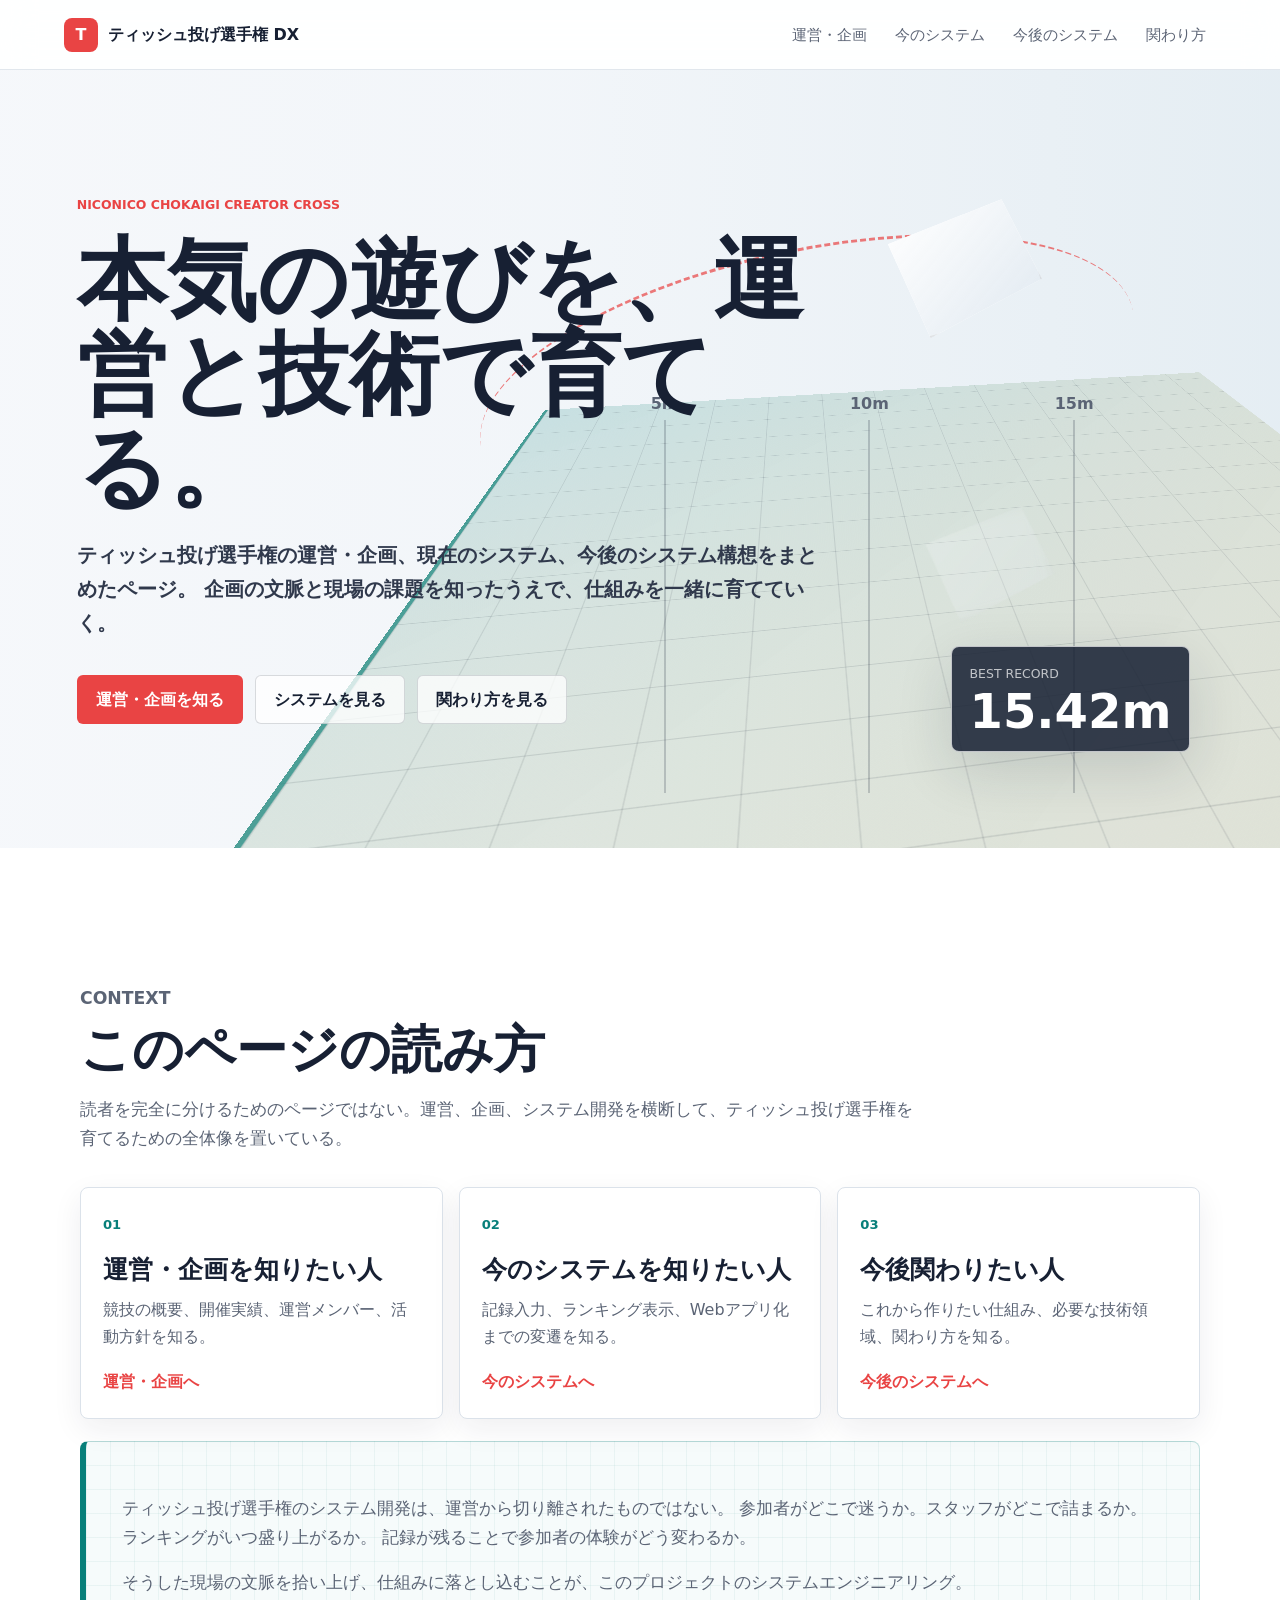
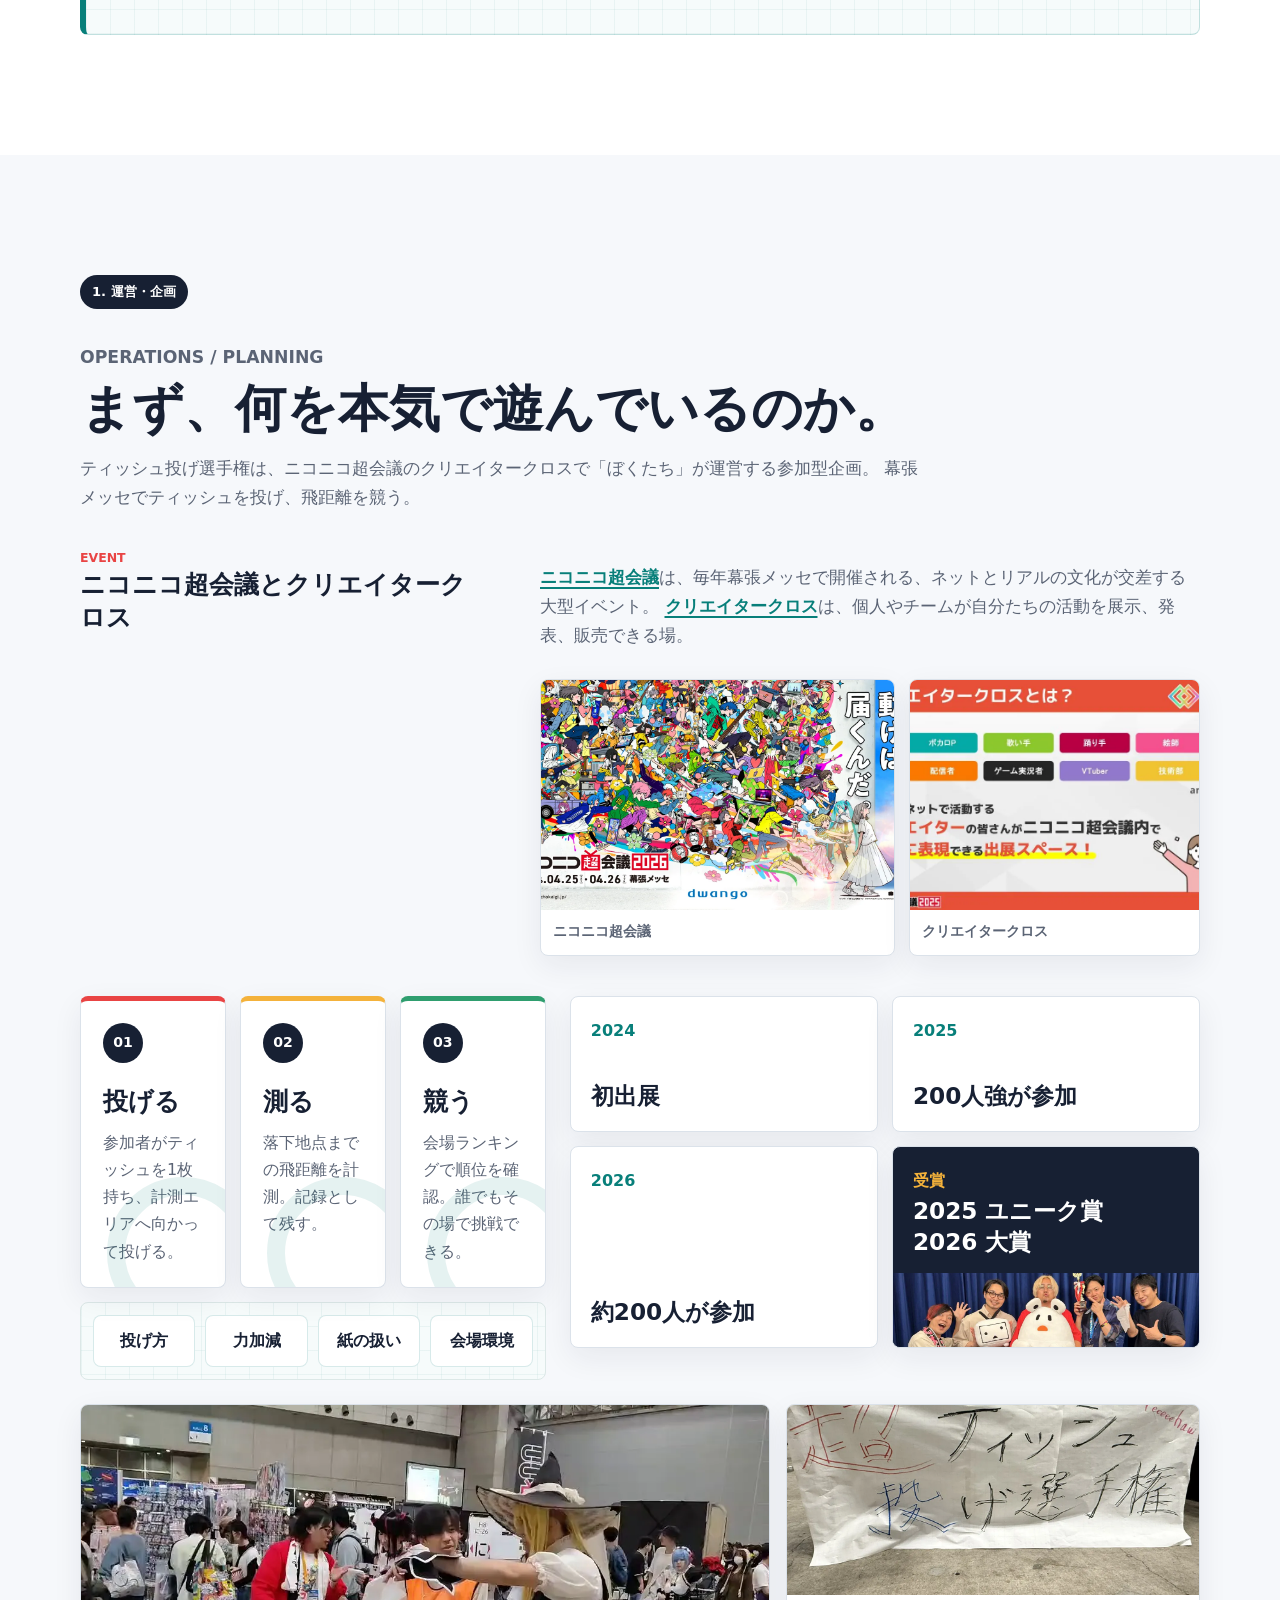
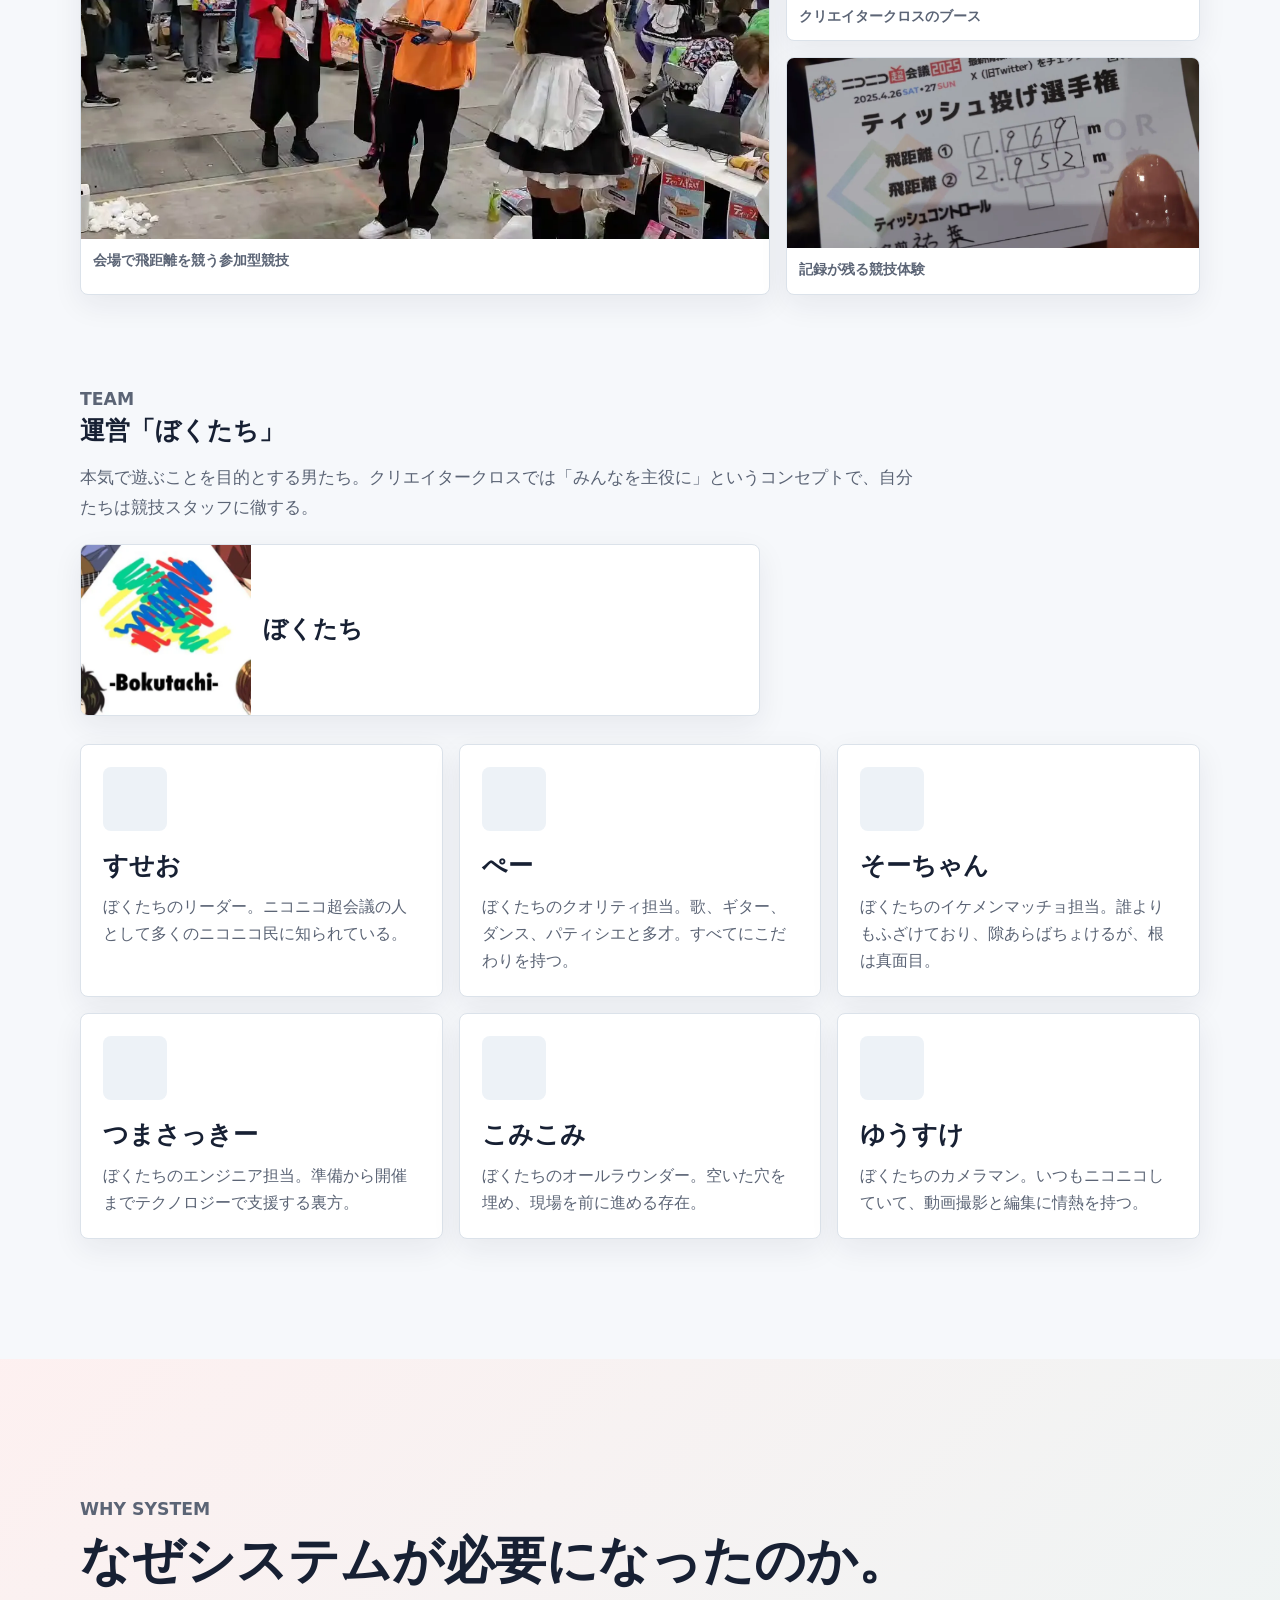
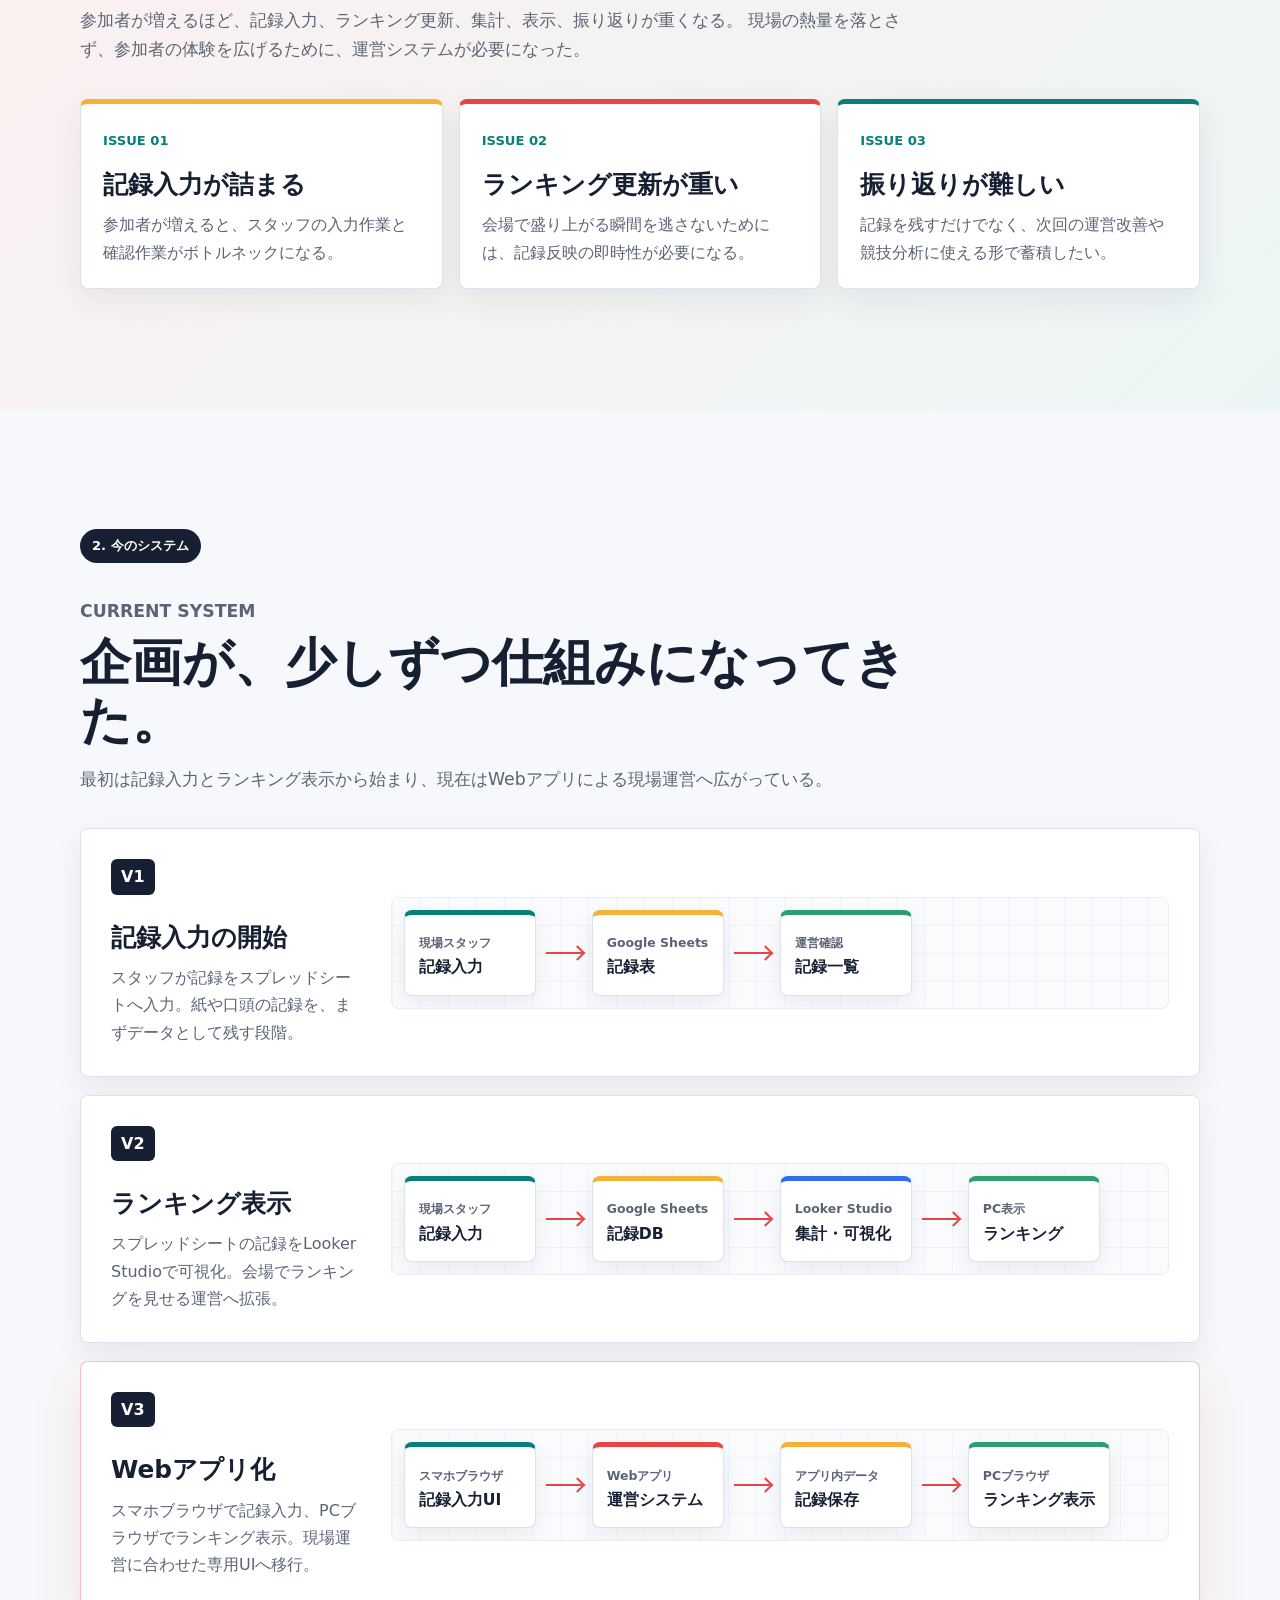
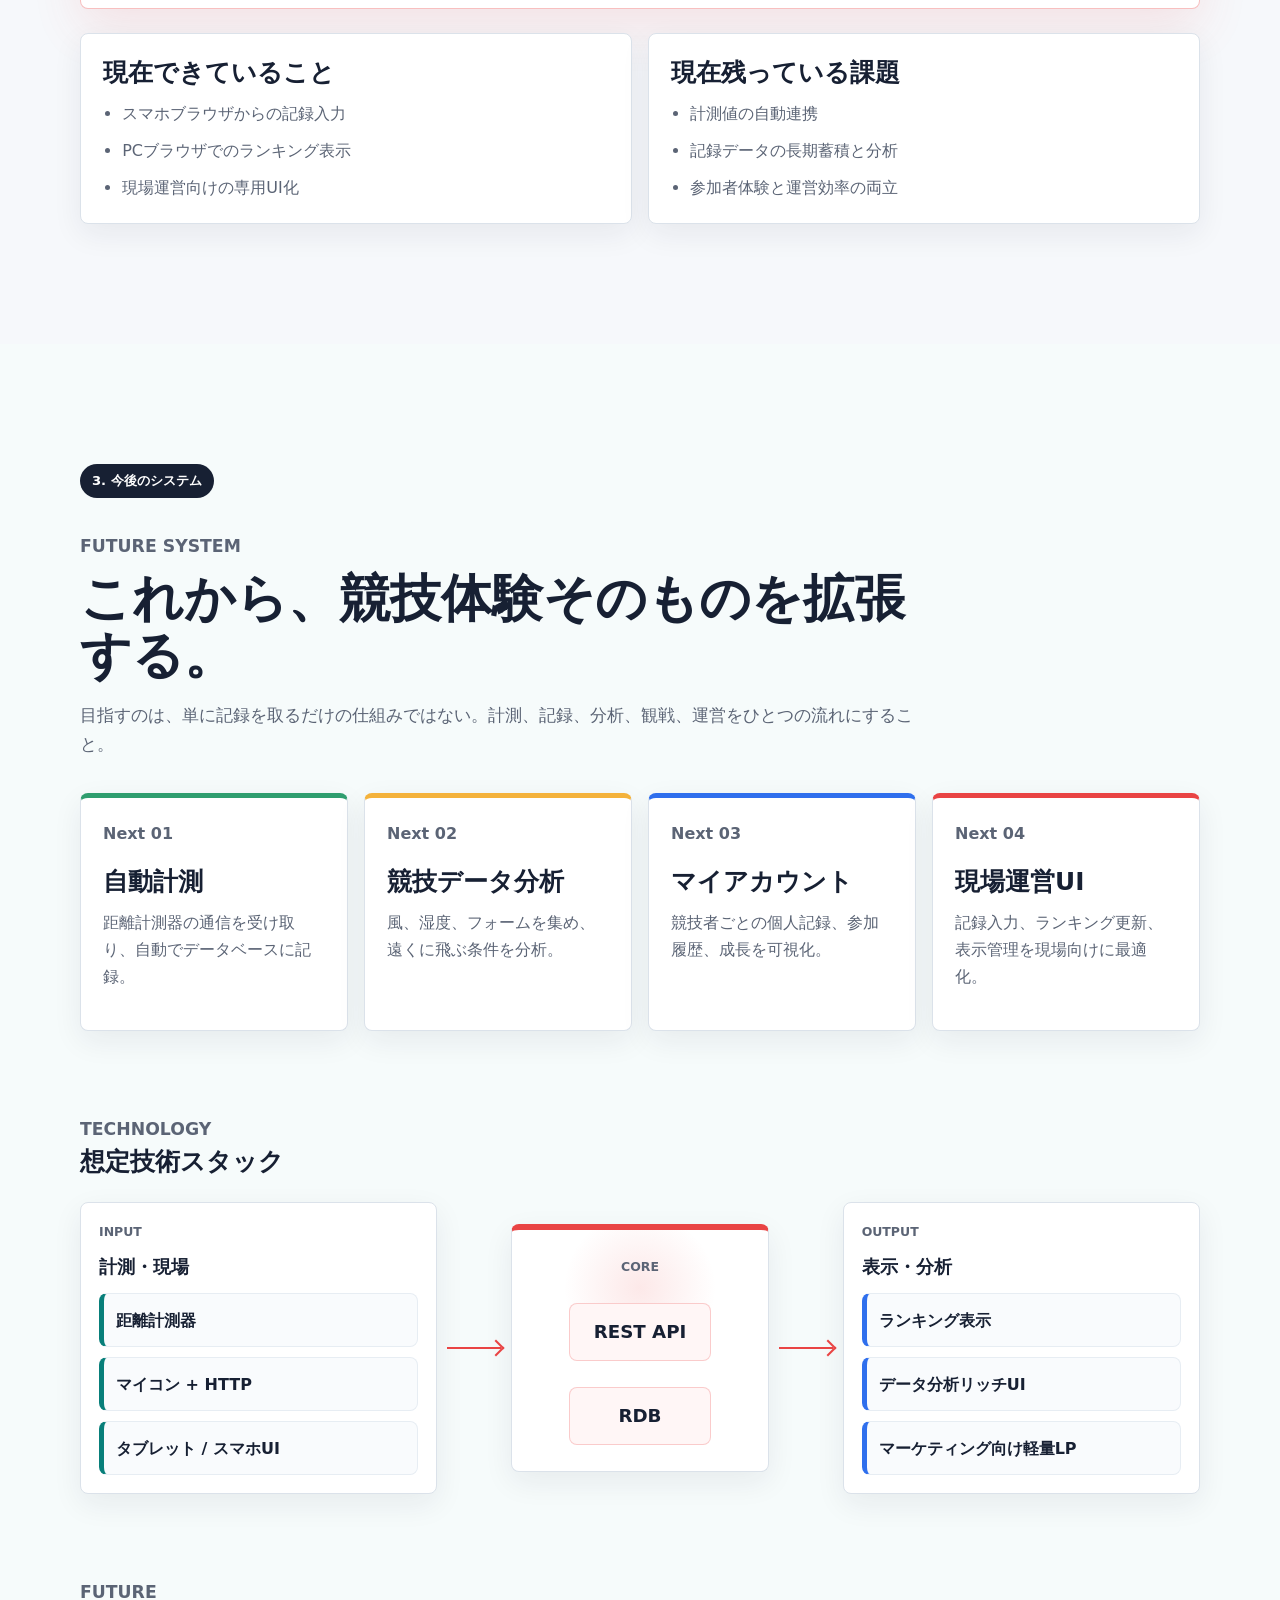
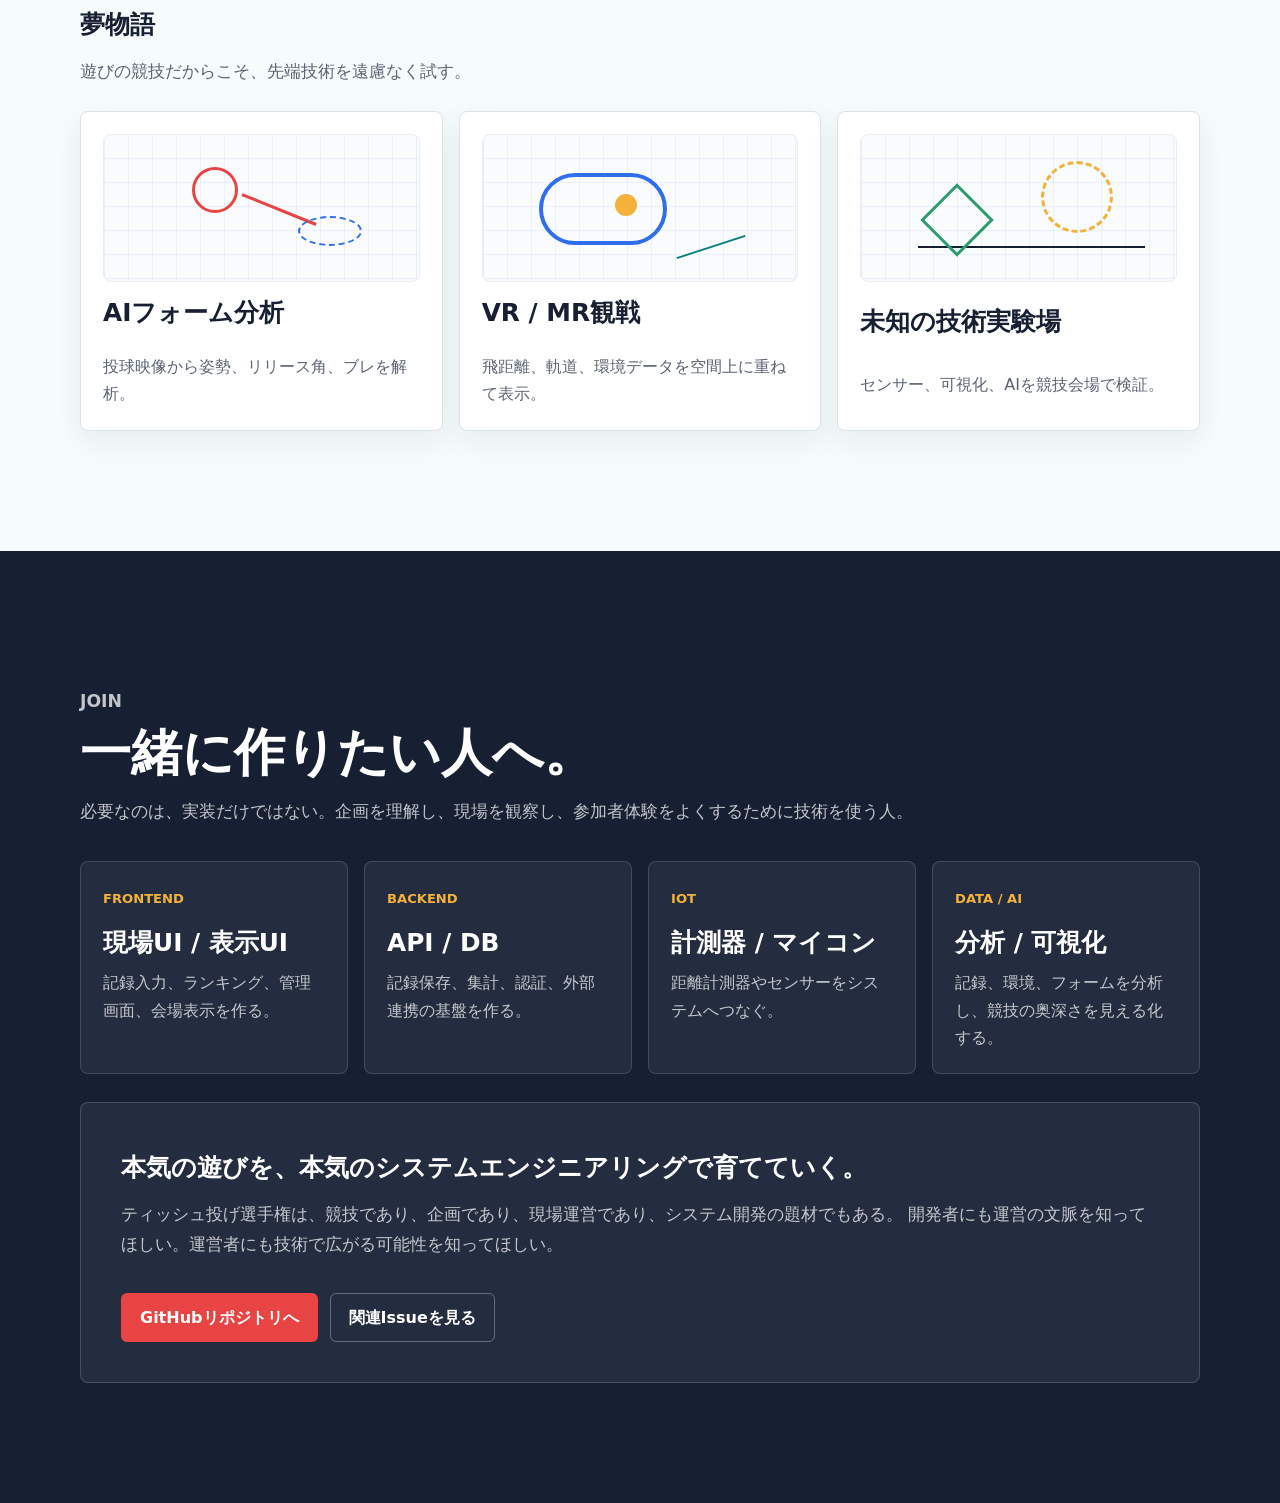
<file: docs/index.html>
<!doctype html>
<html lang="ja">
  <head>
    <meta charset="utf-8">
    <meta name="viewport" content="width=device-width, initial-scale=1">
    <meta http-equiv="refresh" content="0; url=./pages/">
    <title>ティッシュ投げ選手権 DX</title>
    <link rel="canonical" href="./pages/">
  </head>
  <body>
    <p><a href="./pages/">ティッシュ投げ選手権 DX</a></p>
  </body>
</html>
</file>
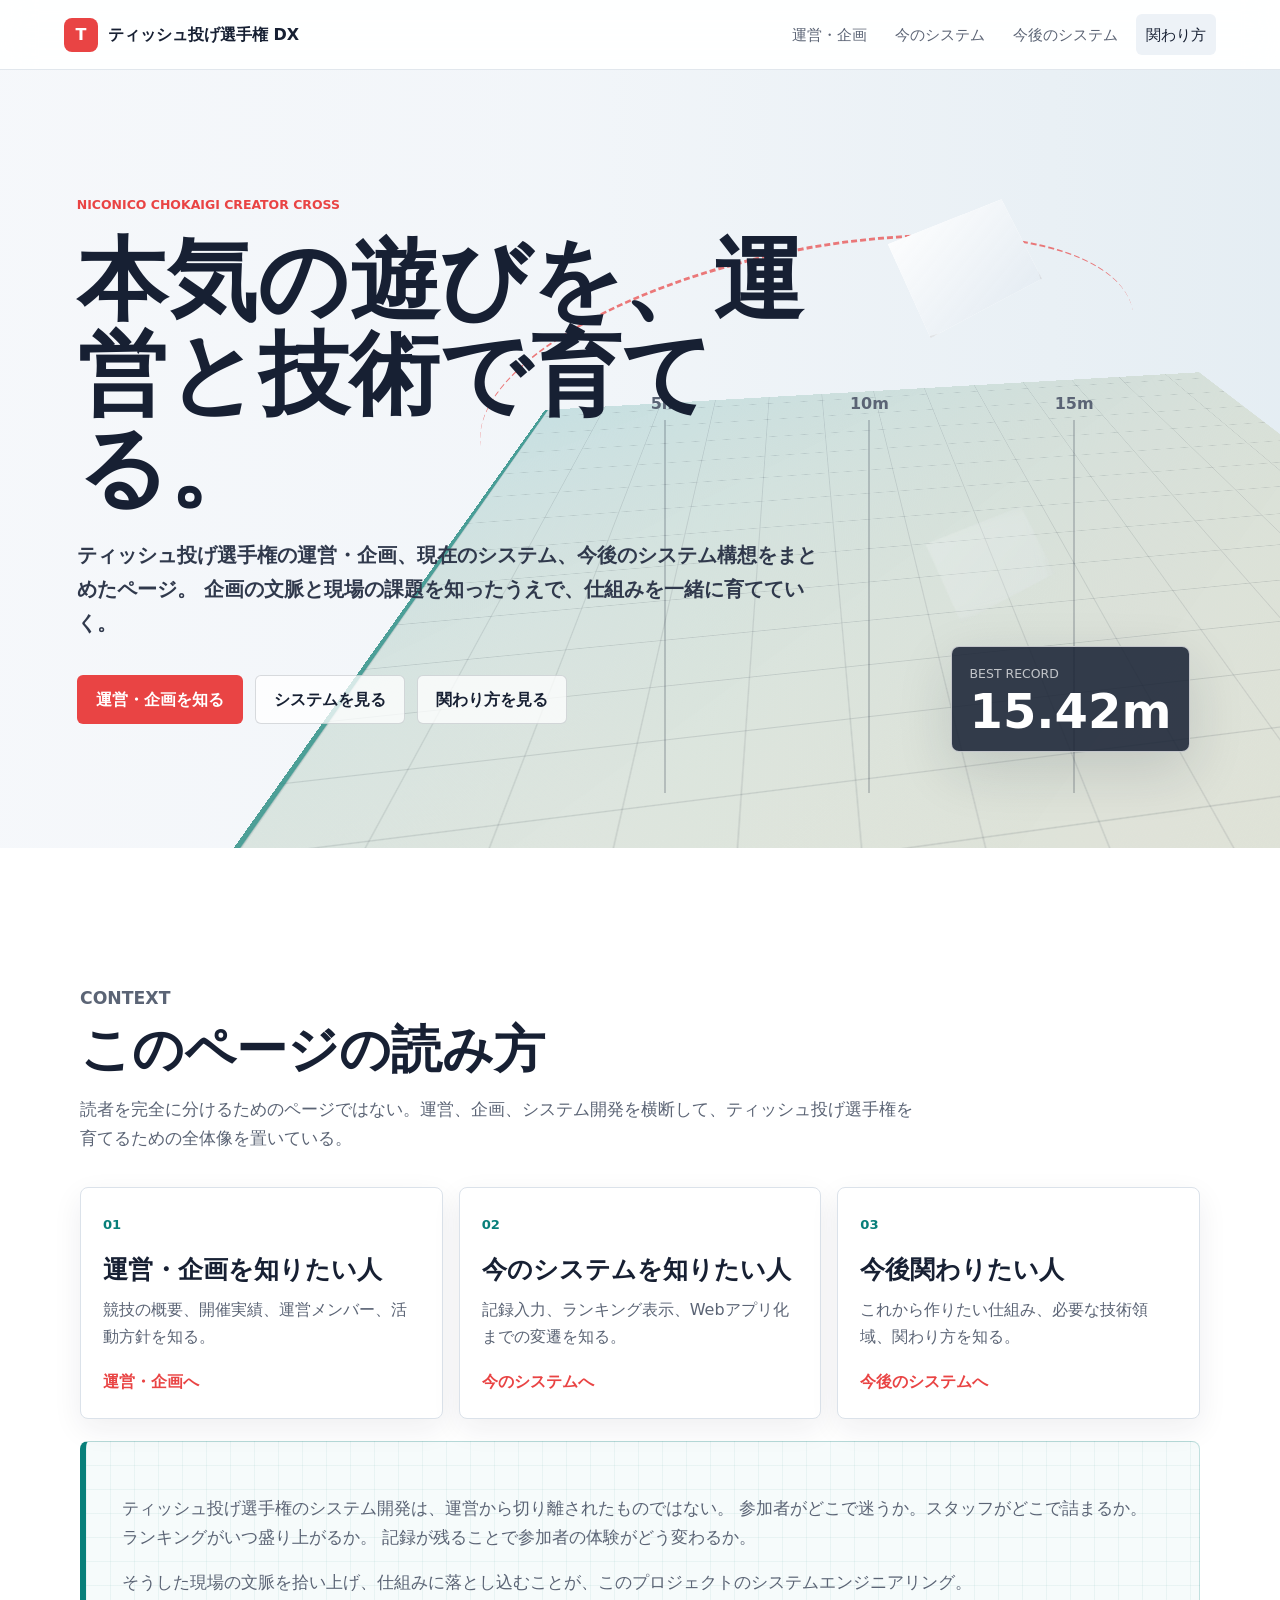
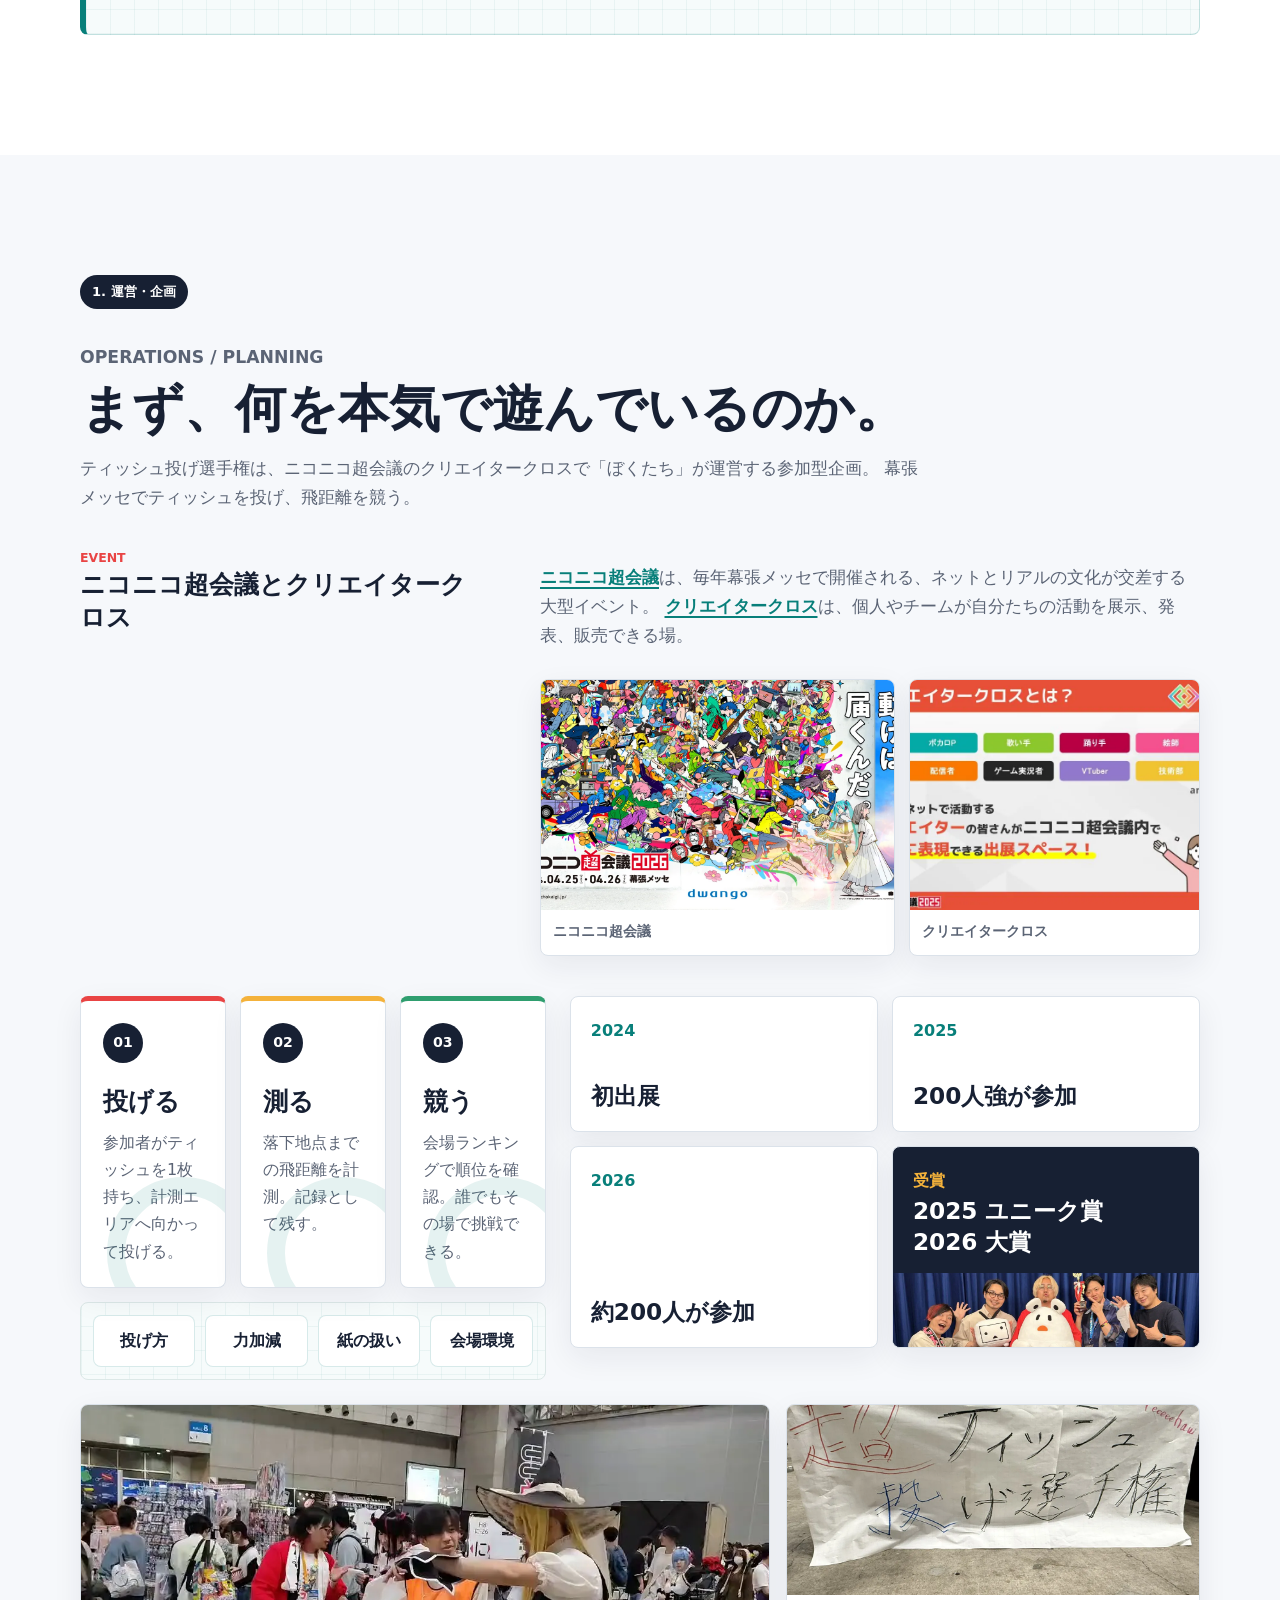
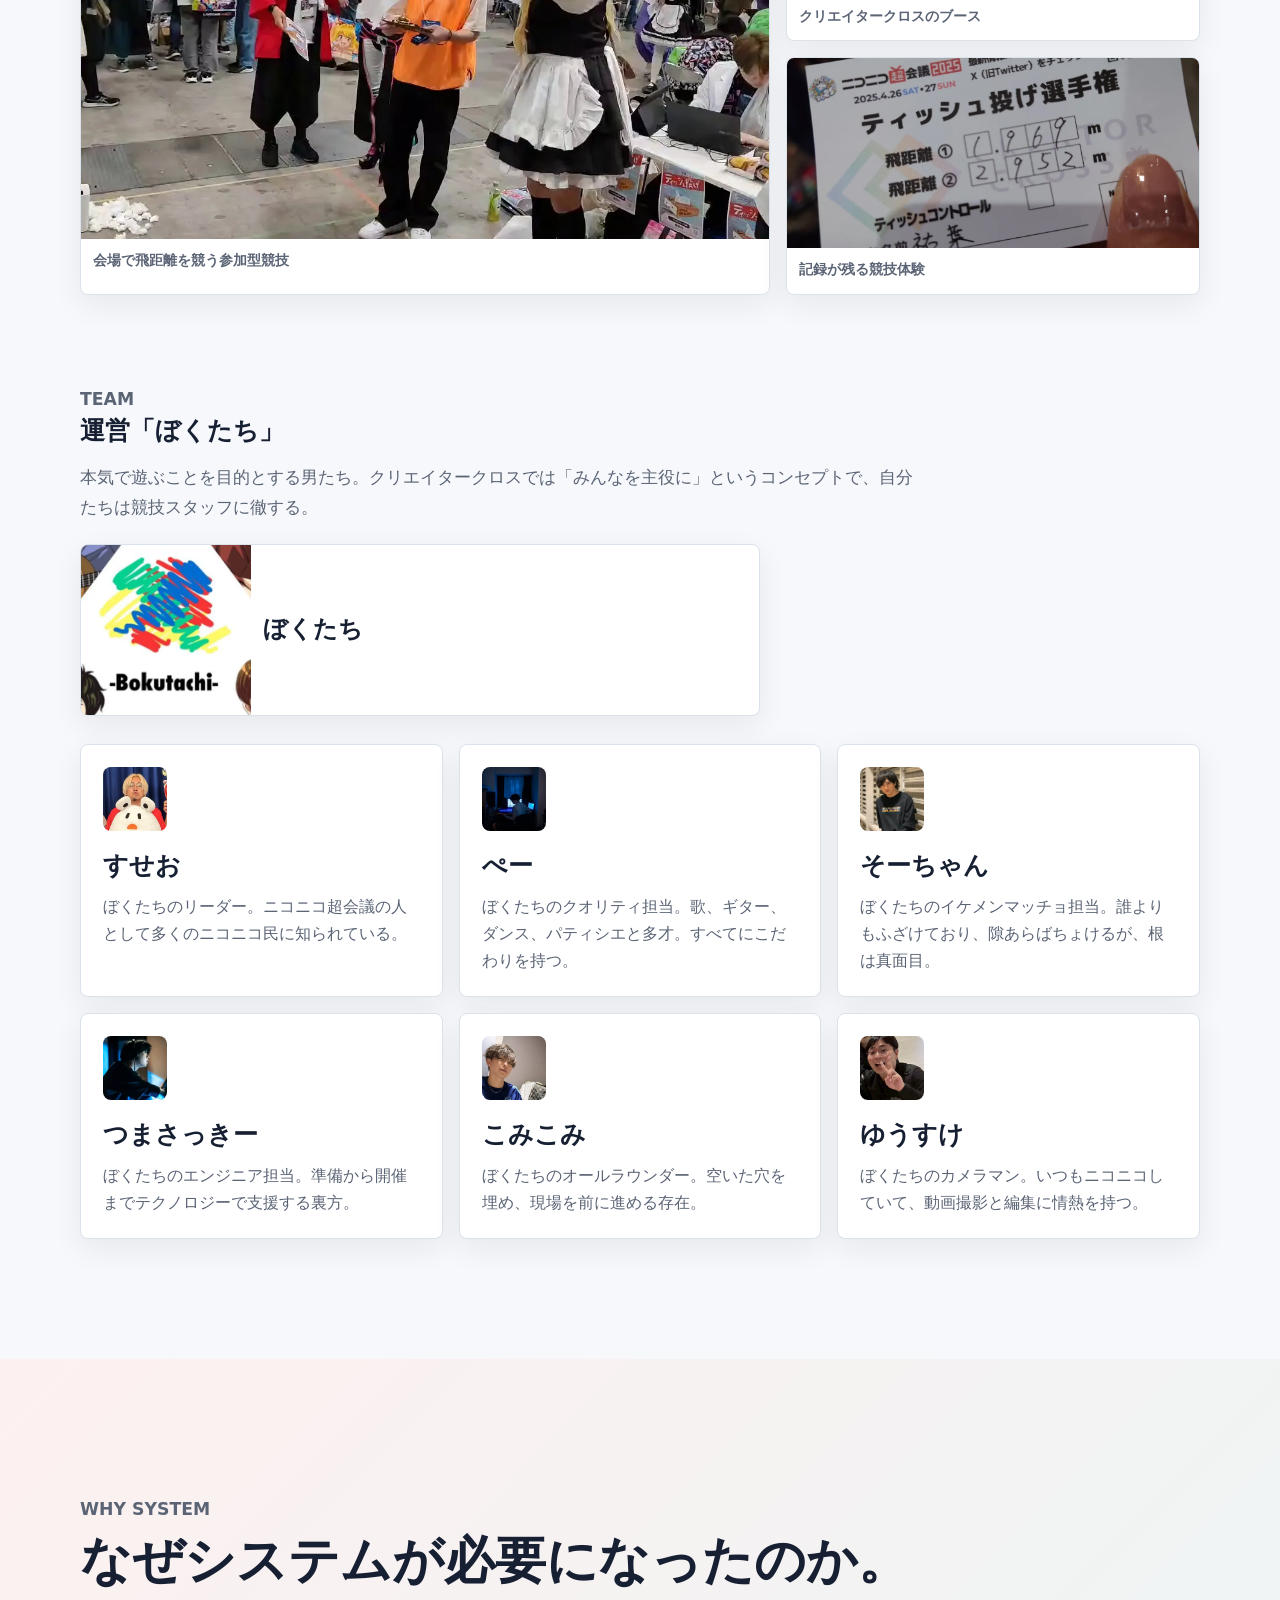
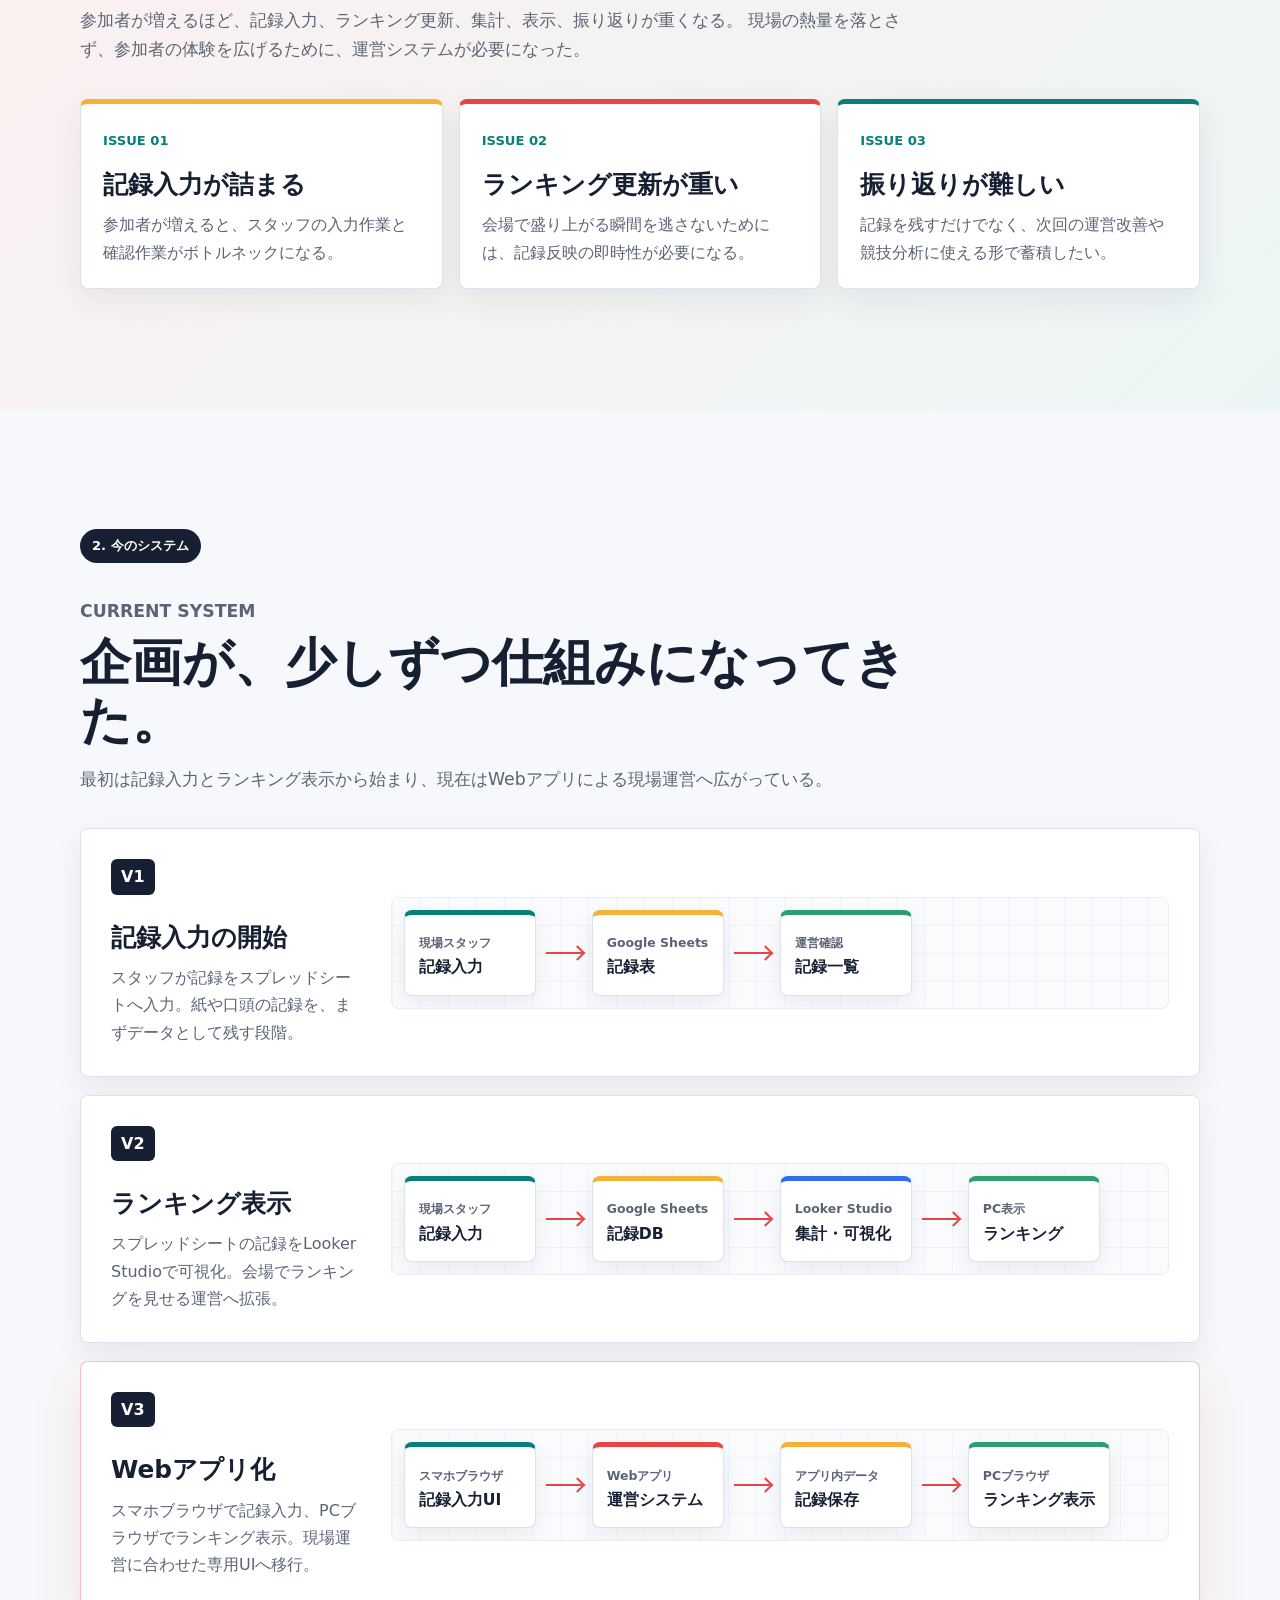
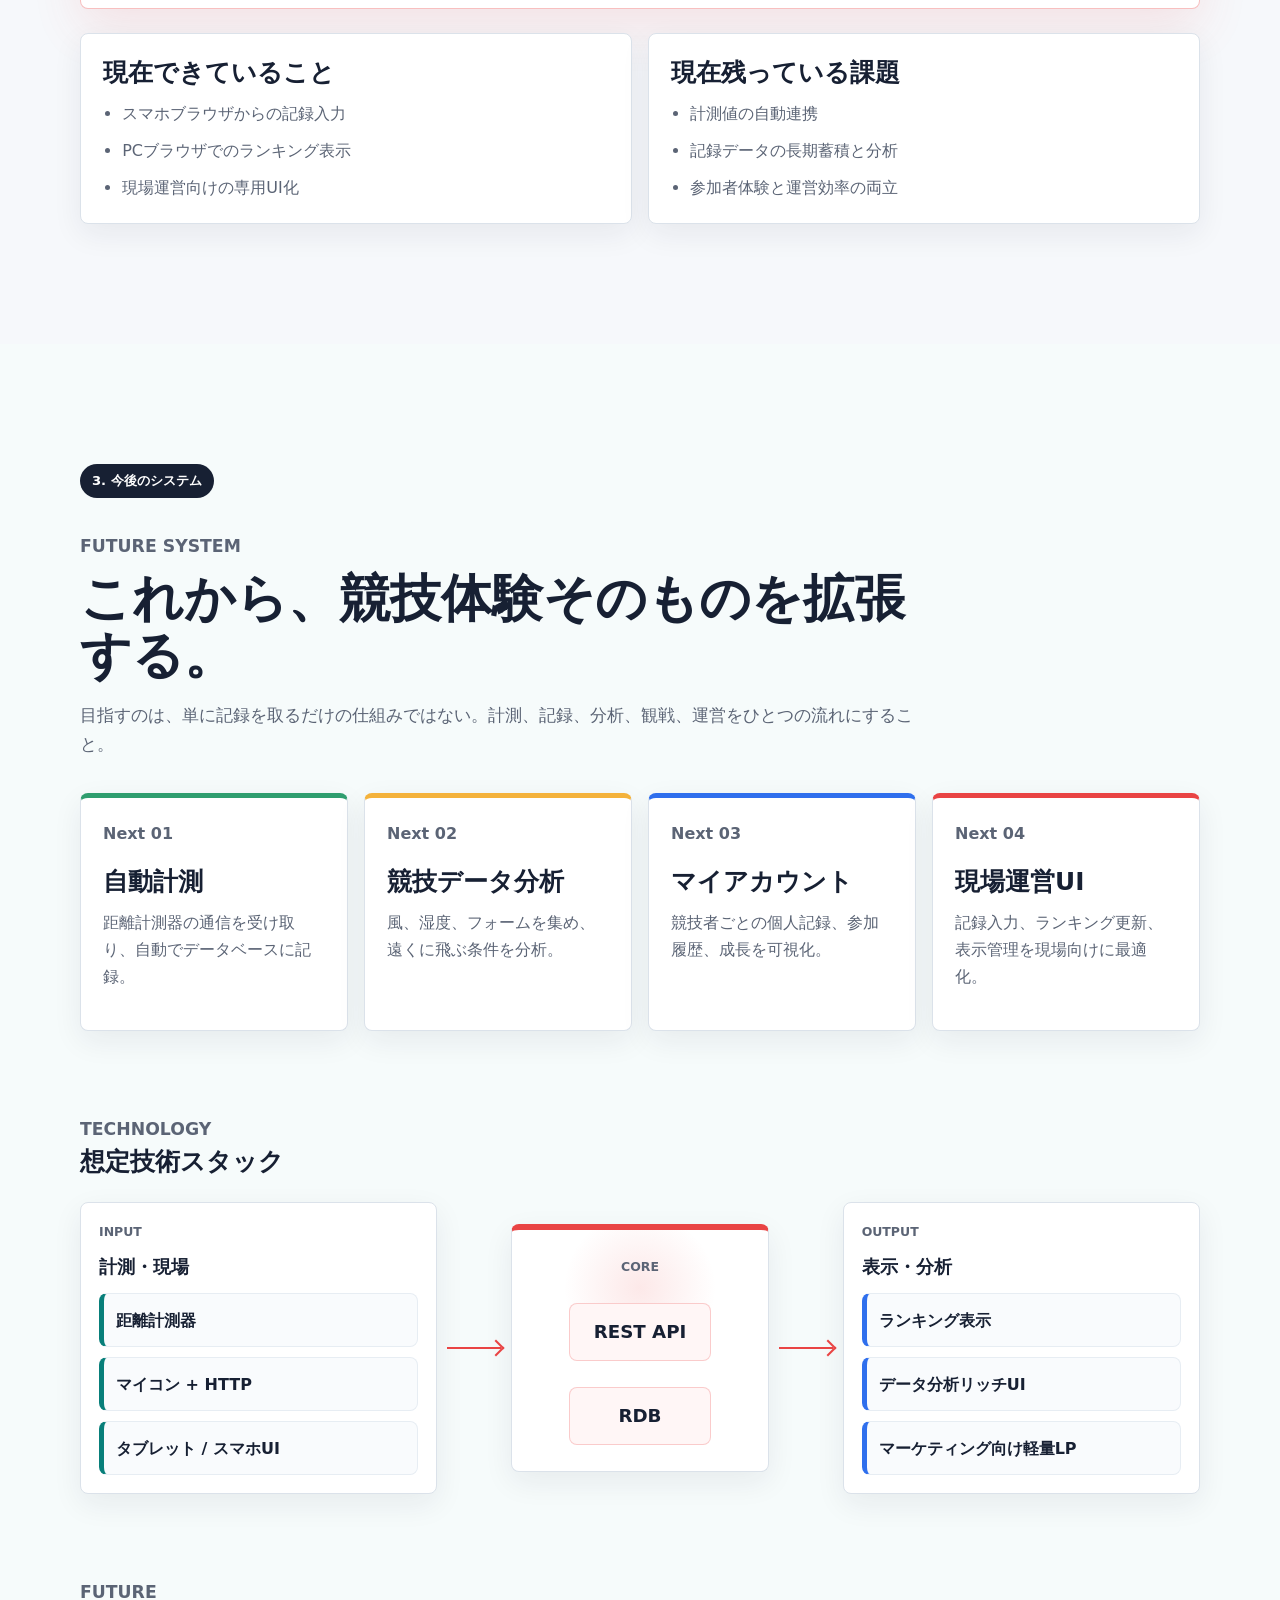
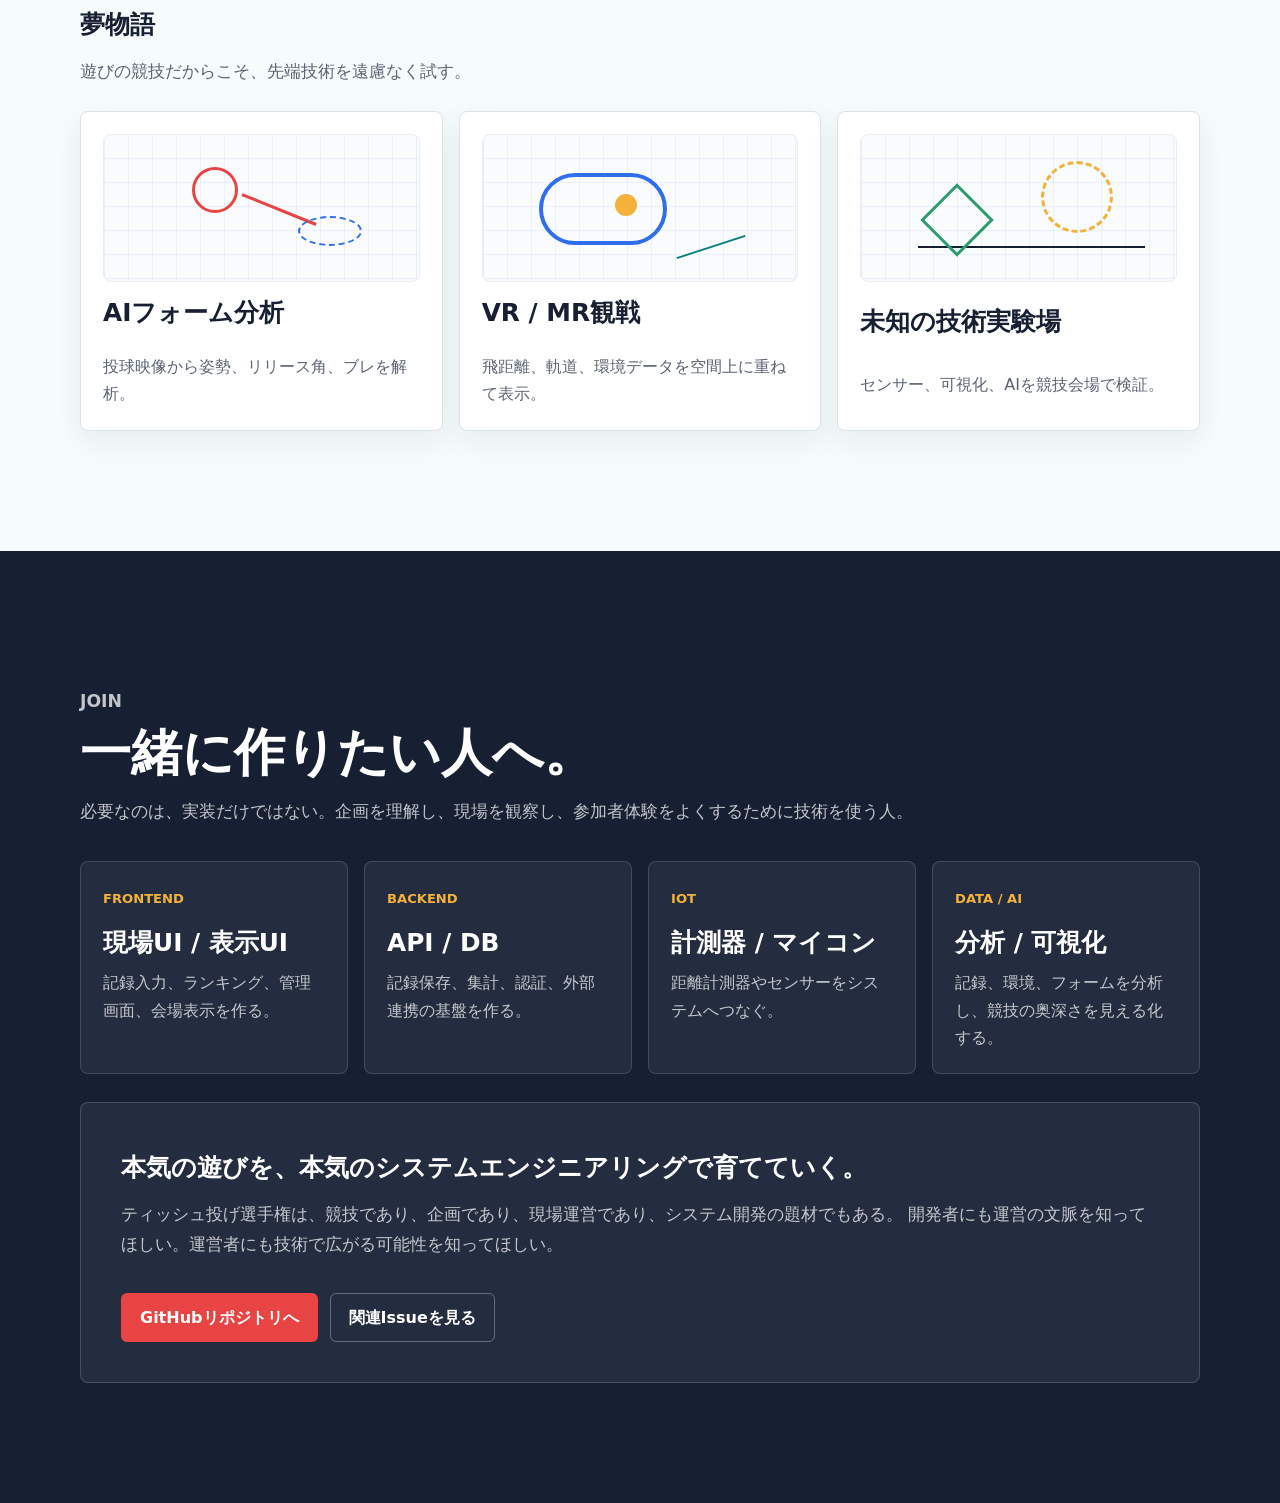
<file: docs/pages/index.html>
<!doctype html>
<html lang="ja">
  <head>
    <meta charset="utf-8">
    <meta name="viewport" content="width=device-width, initial-scale=1">
    <meta
      name="description"
      content="ティッシュ投げ選手権の運営・企画、現在のシステム、今後のシステム構想をまとめたプロジェクト紹介ページ。"
    >
    <title>ティッシュ投げ選手権 DX</title>
    <link rel="stylesheet" href="./style.css">
  </head>
  <body>
    <header class="site-header">
      <a class="brand" href="#top" aria-label="トップへ戻る">
        <span class="brand-mark" aria-hidden="true">T</span>
        <span>ティッシュ投げ選手権 DX</span>
      </a>
      <nav class="site-nav" aria-label="ページ内ナビゲーション">
        <a href="#operations">運営・企画</a>
        <a href="#current-system">今のシステム</a>
        <a href="#future-system">今後のシステム</a>
        <a href="#join">関わり方</a>
      </nav>
    </header>

    <main id="top">
      <section class="hero" aria-labelledby="hero-title">
        <div class="hero-visual" role="img" aria-label="ティッシュが計測ラインへ向かって飛ぶ様子">
          <div class="arena-grid"></div>
          <div class="flight-path"></div>
          <div class="tissue tissue-main"></div>
          <div class="tissue tissue-shadow"></div>
          <div class="measure-line measure-line-a"><span>5m</span></div>
          <div class="measure-line measure-line-b"><span>10m</span></div>
          <div class="measure-line measure-line-c"><span>15m</span></div>
          <div class="score-panel">
            <span class="score-label">Best Record</span>
            <strong>15.42m</strong>
          </div>
        </div>
        <div class="hero-content">
          <p class="eyebrow">Niconico Chokaigi Creator Cross</p>
          <h1 id="hero-title">本気の遊びを、運営と技術で育てる。</h1>
          <p class="hero-lead">
            ティッシュ投げ選手権の運営・企画、現在のシステム、今後のシステム構想をまとめたページ。
            企画の文脈と現場の課題を知ったうえで、仕組みを一緒に育てていく。
          </p>
          <div class="hero-actions" aria-label="主要導線">
            <a class="button button-primary" href="#operations">運営・企画を知る</a>
            <a class="button button-secondary" href="#current-system">システムを見る</a>
            <a class="button button-secondary" href="#join">関わり方を見る</a>
          </div>
        </div>
      </section>

      <section class="section context-section" aria-labelledby="context-title">
        <div class="section-inner">
          <div class="section-heading">
            <p class="section-kicker">Context</p>
            <h2 id="context-title">このページの読み方</h2>
            <p>
              読者を完全に分けるためのページではない。運営、企画、システム開発を横断して、ティッシュ投げ選手権を育てるための全体像を置いている。
            </p>
          </div>

          <div class="reader-grid" aria-label="想定読者と読み方">
            <article class="reader-card">
              <span>01</span>
              <h3>運営・企画を知りたい人</h3>
              <p>競技の概要、開催実績、運営メンバー、活動方針を知る。</p>
              <a href="#operations">運営・企画へ</a>
            </article>
            <article class="reader-card">
              <span>02</span>
              <h3>今のシステムを知りたい人</h3>
              <p>記録入力、ランキング表示、Webアプリ化までの変遷を知る。</p>
              <a href="#current-system">今のシステムへ</a>
            </article>
            <article class="reader-card">
              <span>03</span>
              <h3>今後関わりたい人</h3>
              <p>これから作りたい仕組み、必要な技術領域、関わり方を知る。</p>
              <a href="#future-system">今後のシステムへ</a>
            </article>
          </div>

          <div class="manifesto-panel">
            <p>
              ティッシュ投げ選手権のシステム開発は、運営から切り離されたものではない。
              参加者がどこで迷うか。スタッフがどこで詰まるか。ランキングがいつ盛り上がるか。
              記録が残ることで参加者の体験がどう変わるか。
            </p>
            <p>
              そうした現場の文脈を拾い上げ、仕組みに落とし込むことが、このプロジェクトのシステムエンジニアリング。
            </p>
          </div>
        </div>
      </section>

      <section class="section operations-section" id="operations" aria-labelledby="operations-title">
        <div class="section-inner">
          <div class="chapter-label">1. 運営・企画</div>
          <div class="section-heading">
            <p class="section-kicker">Operations / Planning</p>
            <h2 id="operations-title">まず、何を本気で遊んでいるのか。</h2>
            <p>
              ティッシュ投げ選手権は、ニコニコ超会議のクリエイタークロスで「ぼくたち」が運営する参加型企画。
              幕張メッセでティッシュを投げ、飛距離を競う。
            </p>
          </div>

          <div class="two-column event-block">
            <div>
              <p class="section-kicker">Event</p>
              <h3>ニコニコ超会議とクリエイタークロス</h3>
            </div>
            <div class="lead-block">
              <p>
                <a href="https://chokaigi.jp/">ニコニコ超会議</a>は、毎年幕張メッセで開催される、ネットとリアルの文化が交差する大型イベント。
                <a href="https://chokaigi.jp/2026/creatorcross/">クリエイタークロス</a>は、個人やチームが自分たちの活動を展示、発表、販売できる場。
              </p>
              <div class="event-media">
                <figure>
                  <img src="./assets/optimized/chokaigi2026.webp" alt="ニコニコ超会議2026のビジュアル" loading="lazy">
                  <figcaption>ニコニコ超会議</figcaption>
                </figure>
                <figure>
                  <img src="./assets/optimized/creator_cross.webp" alt="クリエイタークロスのビジュアル" loading="lazy">
                  <figcaption>クリエイタークロス</figcaption>
                </figure>
              </div>
            </div>
          </div>

          <div class="competition-layout">
            <div class="competition-explainer" aria-label="競技の流れ">
              <article class="rule-card rule-card-main">
                <span class="rule-number">01</span>
                <h3>投げる</h3>
                <p>参加者がティッシュを1枚持ち、計測エリアへ向かって投げる。</p>
              </article>
              <article class="rule-card">
                <span class="rule-number">02</span>
                <h3>測る</h3>
                <p>落下地点までの飛距離を計測。記録として残す。</p>
              </article>
              <article class="rule-card">
                <span class="rule-number">03</span>
                <h3>競う</h3>
                <p>会場ランキングで順位を確認。誰でもその場で挑戦できる。</p>
              </article>
              <div class="factor-board" aria-label="記録を左右する要素">
                <span>投げ方</span>
                <span>力加減</span>
                <span>紙の扱い</span>
                <span>会場環境</span>
              </div>
            </div>
            <aside class="competition-records" aria-label="過去開催と受賞歴">
              <div class="stats-grid">
                <article class="stat-card">
                  <span>2024</span>
                  <strong>初出展</strong>
                </article>
                <article class="stat-card">
                  <span>2025</span>
                  <strong>200人強が参加</strong>
                </article>
                <article class="stat-card">
                  <span>2026</span>
                  <strong>約200人が参加</strong>
                </article>
                <article class="stat-card award">
                  <span>受賞</span>
                  <strong>2025 ユニーク賞<br>2026 大賞</strong>
                  <img src="./assets/optimized/top.webp" alt="クリエイタークロス大賞のトロフィーを持つ運営メンバー" loading="lazy">
                </article>
              </div>
            </aside>
          </div>

          <div class="photo-strip" aria-label="ティッシュ投げ選手権の写真">
            <figure class="photo-card photo-card-large">
              <img src="./assets/optimized/ttg2.webp" alt="会場でティッシュを投げる参加者" loading="lazy">
              <figcaption>会場で飛距離を競う参加型競技</figcaption>
            </figure>
            <figure class="photo-card">
              <img src="./assets/optimized/ttg1.webp" alt="ティッシュ投げ選手権のブース看板" loading="lazy">
              <figcaption>クリエイタークロスのブース</figcaption>
            </figure>
            <figure class="photo-card">
              <img src="./assets/optimized/ttg3.webp" alt="ティッシュ投げ選手権の記録カード" loading="lazy">
              <figcaption>記録が残る競技体験</figcaption>
            </figure>
          </div>

          <div class="team-block" aria-labelledby="team-title">
            <div class="section-heading">
              <p class="section-kicker">Team</p>
              <h3 id="team-title">運営「ぼくたち」</h3>
              <p>
                本気で遊ぶことを目的とする男たち。クリエイタークロスでは「みんなを主役に」というコンセプトで、自分たちは競技スタッフに徹する。
              </p>
            </div>
            <figure class="team-portrait">
              <img src="./assets/optimized/bokutachi.webp" alt="ティッシュ投げ選手権を運営するぼくたちの集合ビジュアル" loading="lazy">
              <figcaption>ぼくたち</figcaption>
            </figure>

            <div class="member-grid">
              <article class="member-card">
                <img class="avatar" src="./assets/optimized/suseo.webp" alt="すせおのプロフィール画像" loading="lazy">
                <h3>すせお</h3>
                <p>ぼくたちのリーダー。ニコニコ超会議の人として多くのニコニコ民に知られている。</p>
              </article>
              <article class="member-card">
                <img class="avatar" src="./assets/optimized/pe.webp" alt="ぺーのプロフィール画像" loading="lazy">
                <h3>ぺー</h3>
                <p>ぼくたちのクオリティ担当。歌、ギター、ダンス、パティシエと多才。すべてにこだわりを持つ。</p>
              </article>
              <article class="member-card">
                <img class="avatar" src="./assets/optimized/so-chan.webp" alt="そーちゃんのプロフィール画像" loading="lazy">
                <h3>そーちゃん</h3>
                <p>ぼくたちのイケメンマッチョ担当。誰よりもふざけており、隙あらばちょけるが、根は真面目。</p>
              </article>
              <article class="member-card">
                <img class="avatar" src="./assets/optimized/tsumasaki.webp" alt="つまさっきーのプロフィール画像" loading="lazy">
                <h3>つまさっきー</h3>
                <p>ぼくたちのエンジニア担当。準備から開催までテクノロジーで支援する裏方。</p>
              </article>
              <article class="member-card">
                <img class="avatar" src="./assets/optimized/komikomi.webp" alt="こみこみのプロフィール画像" loading="lazy">
                <h3>こみこみ</h3>
                <p>ぼくたちのオールラウンダー。空いた穴を埋め、現場を前に進める存在。</p>
              </article>
              <article class="member-card">
                <img class="avatar" src="./assets/optimized/yu-suke.webp" alt="ゆうすけのプロフィール画像" loading="lazy">
                <h3>ゆうすけ</h3>
                <p>ぼくたちのカメラマン。いつもニコニコしていて、動画撮影と編集に情熱を持つ。</p>
              </article>
            </div>
          </div>
        </div>
      </section>

      <section class="section bridge-section" aria-labelledby="why-system-title">
        <div class="section-inner">
          <div class="section-heading">
            <p class="section-kicker">Why System</p>
            <h2 id="why-system-title">なぜシステムが必要になったのか。</h2>
            <p>
              参加者が増えるほど、記録入力、ランキング更新、集計、表示、振り返りが重くなる。
              現場の熱量を落とさず、参加者の体験を広げるために、運営システムが必要になった。
            </p>
          </div>

          <div class="problem-grid" aria-label="運営課題">
            <article class="problem-card">
              <span>Issue 01</span>
              <h3>記録入力が詰まる</h3>
              <p>参加者が増えると、スタッフの入力作業と確認作業がボトルネックになる。</p>
            </article>
            <article class="problem-card">
              <span>Issue 02</span>
              <h3>ランキング更新が重い</h3>
              <p>会場で盛り上がる瞬間を逃さないためには、記録反映の即時性が必要になる。</p>
            </article>
            <article class="problem-card">
              <span>Issue 03</span>
              <h3>振り返りが難しい</h3>
              <p>記録を残すだけでなく、次回の運営改善や競技分析に使える形で蓄積したい。</p>
            </article>
          </div>
        </div>
      </section>

      <section class="section current-system-section" id="current-system" aria-labelledby="current-system-title">
        <div class="section-inner">
          <div class="chapter-label">2. 今のシステム</div>
          <div class="section-heading">
            <p class="section-kicker">Current System</p>
            <h2 id="current-system-title">企画が、少しずつ仕組みになってきた。</h2>
            <p>
              最初は記録入力とランキング表示から始まり、現在はWebアプリによる現場運営へ広がっている。
            </p>
          </div>

          <div class="system-versions" aria-label="システム進化の構成図">
            <article class="system-version-card">
              <div class="system-version-copy">
                <span class="version">V1</span>
                <h3>記録入力の開始</h3>
                <p>スタッフが記録をスプレッドシートへ入力。紙や口頭の記録を、まずデータとして残す段階。</p>
              </div>
              <div class="system-diagram" aria-label="V1のシステム構成">
                <div class="diagram-node input">
                  <span>現場スタッフ</span>
                  <strong>記録入力</strong>
                </div>
                <div class="diagram-arrow" aria-hidden="true"></div>
                <div class="diagram-node storage">
                  <span>Google Sheets</span>
                  <strong>記録表</strong>
                </div>
                <div class="diagram-arrow" aria-hidden="true"></div>
                <div class="diagram-node output">
                  <span>運営確認</span>
                  <strong>記録一覧</strong>
                </div>
              </div>
            </article>

            <article class="system-version-card">
              <div class="system-version-copy">
                <span class="version">V2</span>
                <h3>ランキング表示</h3>
                <p>スプレッドシートの記録をLooker Studioで可視化。会場でランキングを見せる運営へ拡張。</p>
              </div>
              <div class="system-diagram" aria-label="V2のシステム構成">
                <div class="diagram-node input">
                  <span>現場スタッフ</span>
                  <strong>記録入力</strong>
                </div>
                <div class="diagram-arrow" aria-hidden="true"></div>
                <div class="diagram-node storage">
                  <span>Google Sheets</span>
                  <strong>記録DB</strong>
                </div>
                <div class="diagram-arrow" aria-hidden="true"></div>
                <div class="diagram-node analytics">
                  <span>Looker Studio</span>
                  <strong>集計・可視化</strong>
                </div>
                <div class="diagram-arrow" aria-hidden="true"></div>
                <div class="diagram-node output">
                  <span>PC表示</span>
                  <strong>ランキング</strong>
                </div>
              </div>
            </article>

            <article class="system-version-card system-version-card-current">
              <div class="system-version-copy">
                <span class="version">V3</span>
                <h3>Webアプリ化</h3>
                <p>スマホブラウザで記録入力、PCブラウザでランキング表示。現場運営に合わせた専用UIへ移行。</p>
              </div>
              <div class="system-diagram" aria-label="V3のシステム構成">
                <div class="diagram-node input">
                  <span>スマホブラウザ</span>
                  <strong>記録入力UI</strong>
                </div>
                <div class="diagram-arrow" aria-hidden="true"></div>
                <div class="diagram-node app">
                  <span>Webアプリ</span>
                  <strong>運営システム</strong>
                </div>
                <div class="diagram-arrow" aria-hidden="true"></div>
                <div class="diagram-node storage">
                  <span>アプリ内データ</span>
                  <strong>記録保存</strong>
                </div>
                <div class="diagram-arrow" aria-hidden="true"></div>
                <div class="diagram-node output">
                  <span>PCブラウザ</span>
                  <strong>ランキング表示</strong>
                </div>
              </div>
            </article>
          </div>

          <div class="current-detail-grid">
            <article class="detail-card">
              <h3>現在できていること</h3>
              <ul>
                <li>スマホブラウザからの記録入力</li>
                <li>PCブラウザでのランキング表示</li>
                <li>現場運営向けの専用UI化</li>
              </ul>
            </article>
            <article class="detail-card">
              <h3>現在残っている課題</h3>
              <ul>
                <li>計測値の自動連携</li>
                <li>記録データの長期蓄積と分析</li>
                <li>参加者体験と運営効率の両立</li>
              </ul>
            </article>
          </div>
        </div>
      </section>

      <section class="section future-system-section" id="future-system" aria-labelledby="future-system-title">
        <div class="section-inner">
          <div class="chapter-label">3. 今後のシステム</div>
          <div class="section-heading">
            <p class="section-kicker">Future System</p>
            <h2 id="future-system-title">これから、競技体験そのものを拡張する。</h2>
            <p>
              目指すのは、単に記録を取るだけの仕組みではない。計測、記録、分析、観戦、運営をひとつの流れにすること。
            </p>
          </div>

          <div class="vision-grid" aria-label="今後のシステム構想">
            <article class="vision-card">
              <span class="vision-icon">Next 01</span>
              <h3>自動計測</h3>
              <p>距離計測器の通信を受け取り、自動でデータベースに記録。</p>
            </article>
            <article class="vision-card">
              <span class="vision-icon">Next 02</span>
              <h3>競技データ分析</h3>
              <p>風、湿度、フォームを集め、遠くに飛ぶ条件を分析。</p>
            </article>
            <article class="vision-card">
              <span class="vision-icon">Next 03</span>
              <h3>マイアカウント</h3>
              <p>競技者ごとの個人記録、参加履歴、成長を可視化。</p>
            </article>
            <article class="vision-card">
              <span class="vision-icon">Next 04</span>
              <h3>現場運営UI</h3>
              <p>記録入力、ランキング更新、表示管理を現場向けに最適化。</p>
            </article>
          </div>

          <div class="stack-block">
            <div class="section-heading compact-heading">
              <p class="section-kicker">Technology</p>
              <h3>想定技術スタック</h3>
            </div>
            <div class="stack-diagram" aria-label="想定技術スタックの構成図">
              <div class="stack-column stack-inputs">
                <span class="stack-layer">Input</span>
                <strong>計測・現場</strong>
                <span>距離計測器</span>
                <span>マイコン + HTTP</span>
                <span>タブレット / スマホUI</span>
              </div>
              <div class="stack-connector" aria-hidden="true"></div>
              <div class="stack-core">
                <span class="stack-layer">Core</span>
                <strong>REST API</strong>
                <strong>RDB</strong>
              </div>
              <div class="stack-connector" aria-hidden="true"></div>
              <div class="stack-column stack-outputs">
                <span class="stack-layer">Output</span>
                <strong>表示・分析</strong>
                <span>ランキング表示</span>
                <span>データ分析リッチUI</span>
                <span>マーケティング向け軽量LP</span>
              </div>
            </div>
          </div>

          <div class="dream-block">
            <div class="section-heading compact-heading">
              <p class="section-kicker">Future</p>
              <h3>夢物語</h3>
              <p>遊びの競技だからこそ、先端技術を遠慮なく試す。</p>
            </div>

            <div class="dream-board" aria-label="将来構想">
              <article class="dream-card dream-ai">
                <div class="dream-visual" aria-hidden="true">
                  <span></span>
                  <span></span>
                  <span></span>
                </div>
                <h3>AIフォーム分析</h3>
                <p>投球映像から姿勢、リリース角、ブレを解析。</p>
              </article>
              <article class="dream-card dream-mr">
                <div class="dream-visual" aria-hidden="true">
                  <span></span>
                  <span></span>
                  <span></span>
                </div>
                <h3>VR / MR観戦</h3>
                <p>飛距離、軌道、環境データを空間上に重ねて表示。</p>
              </article>
              <article class="dream-card dream-frontier">
                <div class="dream-visual" aria-hidden="true">
                  <span></span>
                  <span></span>
                  <span></span>
                </div>
                <h3>未知の技術実験場</h3>
                <p>センサー、可視化、AIを競技会場で検証。</p>
              </article>
            </div>
          </div>
        </div>
      </section>

      <section class="section join-section" id="join" aria-labelledby="join-title">
        <div class="section-inner">
          <div class="section-heading">
            <p class="section-kicker">Join</p>
            <h2 id="join-title">一緒に作りたい人へ。</h2>
            <p>
              必要なのは、実装だけではない。企画を理解し、現場を観察し、参加者体験をよくするために技術を使う人。
            </p>
          </div>

          <div class="join-grid" aria-label="募集している技術領域">
            <article class="join-card">
              <span>Frontend</span>
              <h3>現場UI / 表示UI</h3>
              <p>記録入力、ランキング、管理画面、会場表示を作る。</p>
            </article>
            <article class="join-card">
              <span>Backend</span>
              <h3>API / DB</h3>
              <p>記録保存、集計、認証、外部連携の基盤を作る。</p>
            </article>
            <article class="join-card">
              <span>IoT</span>
              <h3>計測器 / マイコン</h3>
              <p>距離計測器やセンサーをシステムへつなぐ。</p>
            </article>
            <article class="join-card">
              <span>Data / AI</span>
              <h3>分析 / 可視化</h3>
              <p>記録、環境、フォームを分析し、競技の奥深さを見える化する。</p>
            </article>
          </div>

          <div class="closing-message">
            <h3>本気の遊びを、本気のシステムエンジニアリングで育てていく。</h3>
            <p>
              ティッシュ投げ選手権は、競技であり、企画であり、現場運営であり、システム開発の題材でもある。
              開発者にも運営の文脈を知ってほしい。運営者にも技術で広がる可能性を知ってほしい。
            </p>
            <div class="hero-actions">
              <a class="button button-primary" href="https://github.com/tsumasaki-kurageya/tissue-throw-gp">GitHubリポジトリへ</a>
              <a class="button button-secondary" href="https://github.com/tsumasaki-kurageya/tissue-throw-gp/issues/1">関連Issueを見る</a>
            </div>
          </div>
        </div>
      </section>
    </main>

    <script src="./script.js"></script>
  </body>
</html>
</file>
<file: docs/pages/style.css>
:root {
  color-scheme: light;
  --ink: #172033;
  --muted: #5b6475;
  --paper: #ffffff;
  --surface: #f6f8fb;
  --line: #dbe2ea;
  --red: #e94444;
  --teal: #087f7a;
  --yellow: #f4b23b;
  --blue: #2f6fed;
  --green: #2f9e6f;
  --shadow: 0 18px 55px rgba(23, 32, 51, 0.14);
  --soft-shadow: 0 10px 30px rgba(23, 32, 51, 0.07);
  font-family: system-ui, -apple-system, BlinkMacSystemFont, "Segoe UI", sans-serif;
  color: var(--ink);
  background: var(--surface);
  line-height: 1.7;
}

* {
  box-sizing: border-box;
}

html {
  scroll-behavior: smooth;
}

body {
  margin: 0;
  overflow-x: hidden;
}

body,
button,
a {
  font: inherit;
}

a {
  color: inherit;
  text-decoration: none;
}

img {
  display: block;
  max-width: 100%;
}

figure {
  margin: 0;
}

figcaption {
  color: var(--muted);
  font-size: 0.86rem;
  font-weight: 700;
}

p,
h1,
h2,
h3,
ul {
  margin: 0;
}

ul {
  padding-left: 1.2em;
}

.site-header {
  position: sticky;
  top: 0;
  z-index: 10;
  display: flex;
  align-items: center;
  justify-content: space-between;
  gap: 20px;
  padding: 14px clamp(20px, 5vw, 64px);
  background: rgba(255, 255, 255, 0.9);
  border-bottom: 1px solid rgba(219, 226, 234, 0.82);
  backdrop-filter: blur(16px);
}

.brand {
  display: inline-flex;
  align-items: center;
  gap: 10px;
  min-width: 0;
  font-weight: 900;
}

.brand-mark {
  display: grid;
  place-items: center;
  width: 34px;
  height: 34px;
  flex: 0 0 auto;
  border-radius: 8px;
  color: #ffffff;
  background: var(--red);
}

.site-nav {
  display: flex;
  gap: 8px;
  color: var(--muted);
  font-size: 0.92rem;
  white-space: nowrap;
}

.site-nav a {
  padding: 8px 10px;
  border-radius: 6px;
}

.site-nav a:hover,
.site-nav a.is-active {
  color: var(--ink);
  background: #edf2f7;
}

.hero {
  position: relative;
  width: 100%;
  min-height: 84svh;
  display: grid;
  grid-template-columns: minmax(0, 1fr);
  align-items: center;
  overflow: hidden;
  padding: clamp(72px, 10vw, 124px) clamp(20px, 6vw, 88px);
  background:
    linear-gradient(90deg, rgba(246, 248, 251, 0.98) 0%, rgba(246, 248, 251, 0.84) 44%, rgba(246, 248, 251, 0.34) 100%),
    #dce8ef;
}

.hero-visual {
  position: absolute;
  inset: 0;
  overflow: hidden;
}

.arena-grid {
  position: absolute;
  inset: 8% -10% -12% 36%;
  transform: perspective(760px) rotateX(58deg) rotateZ(-9deg);
  transform-origin: center;
  background:
    repeating-linear-gradient(90deg, rgba(23, 32, 51, 0.11) 0 1px, transparent 1px 74px),
    repeating-linear-gradient(0deg, rgba(23, 32, 51, 0.13) 0 1px, transparent 1px 56px),
    linear-gradient(135deg, rgba(8, 127, 122, 0.18), rgba(244, 178, 59, 0.16));
  border-left: 4px solid rgba(8, 127, 122, 0.7);
}

.flight-path {
  position: absolute;
  width: min(52vw, 680px);
  height: min(22vw, 260px);
  right: 11vw;
  top: 23%;
  border-top: 3px dashed rgba(233, 68, 68, 0.7);
  border-radius: 50%;
  transform: rotate(-12deg);
}

.tissue {
  position: absolute;
  width: clamp(86px, 12vw, 170px);
  aspect-ratio: 1.3;
  border: 2px solid rgba(23, 32, 51, 0.12);
  background:
    linear-gradient(145deg, rgba(255, 255, 255, 0.96), rgba(223, 232, 240, 0.9)),
    #ffffff;
  box-shadow: 0 28px 65px rgba(23, 32, 51, 0.22);
  clip-path: polygon(9% 14%, 88% 2%, 100% 76%, 20% 100%);
}

.tissue-main {
  right: 19vw;
  top: 18%;
  transform: rotate(-15deg);
}

.tissue-shadow {
  right: 17vw;
  top: 56%;
  opacity: 0.22;
  filter: blur(8px);
  transform: scale(0.84) rotate(-15deg);
}

.measure-line {
  position: absolute;
  bottom: 7%;
  width: 2px;
  height: 48%;
  background: rgba(23, 32, 51, 0.2);
}

.measure-line span {
  position: absolute;
  top: -30px;
  left: 50%;
  transform: translateX(-50%);
  color: var(--muted);
  font-weight: 800;
}

.measure-line-a {
  right: 48%;
}

.measure-line-b {
  right: 32%;
}

.measure-line-c {
  right: 16%;
}

.score-panel {
  position: absolute;
  right: clamp(20px, 7vw, 96px);
  bottom: clamp(28px, 8vw, 96px);
  display: grid;
  gap: 3px;
  min-width: 154px;
  padding: 16px 18px;
  border: 1px solid rgba(255, 255, 255, 0.7);
  border-radius: 8px;
  color: #ffffff;
  background: rgba(23, 32, 51, 0.86);
  box-shadow: var(--shadow);
}

.score-label {
  color: rgba(255, 255, 255, 0.7);
  font-size: 0.78rem;
  text-transform: uppercase;
}

.score-panel strong {
  font-size: clamp(1.8rem, 4vw, 3rem);
  line-height: 1;
}

.hero-content {
  position: relative;
  z-index: 1;
  width: min(760px, 100%);
}

.eyebrow,
.section-kicker {
  color: var(--red);
  font-size: 0.78rem;
  font-weight: 900;
  text-transform: uppercase;
}

.hero h1 {
  margin-top: 18px;
  max-width: 900px;
  font-size: clamp(2.65rem, 7vw, 6rem);
  line-height: 1.05;
  overflow-wrap: anywhere;
}

.hero-lead {
  max-width: 740px;
  margin-top: 24px;
  color: #30394c;
  font-size: clamp(1rem, 2vw, 1.24rem);
  font-weight: 650;
}

.hero-actions {
  display: flex;
  flex-wrap: wrap;
  gap: 12px;
  margin-top: 34px;
}

.button {
  display: inline-flex;
  align-items: center;
  justify-content: center;
  min-height: 46px;
  border: 1px solid transparent;
  border-radius: 6px;
  padding: 10px 18px;
  font-weight: 900;
}

.button-primary {
  color: #ffffff;
  background: var(--red);
}

.button-primary:hover {
  background: #cf3838;
}

.button-secondary {
  color: var(--ink);
  background: rgba(255, 255, 255, 0.76);
  border-color: rgba(23, 32, 51, 0.16);
}

.button-secondary:hover {
  background: #ffffff;
}

.section {
  width: 100%;
  padding: clamp(72px, 10vw, 120px) clamp(20px, 6vw, 88px);
  background: var(--paper);
}

.section:nth-of-type(odd) {
  background: var(--surface);
}

.section-inner {
  width: min(1120px, 100%);
  margin: 0 auto;
}

.section-heading {
  max-width: 840px;
  margin-bottom: 34px;
}

.section h2,
.closing-message h3 {
  margin-top: 8px;
  font-size: clamp(2rem, 4vw, 3.7rem);
  line-height: 1.12;
}

.section h3 {
  font-size: clamp(1.22rem, 2vw, 1.55rem);
  line-height: 1.35;
}

.section-heading p,
.lead-block p,
.manifesto-panel p,
.closing-message p {
  margin-top: 16px;
  color: var(--muted);
  font-size: clamp(1rem, 1.5vw, 1.08rem);
}

.chapter-label {
  display: inline-flex;
  align-items: center;
  margin-bottom: 18px;
  padding: 6px 12px;
  border-radius: 999px;
  color: #ffffff;
  background: var(--ink);
  font-size: 0.82rem;
  font-weight: 900;
}

.context-section {
  background: #ffffff;
}

.reader-grid,
.problem-grid,
.current-detail-grid,
.join-grid {
  display: grid;
  grid-template-columns: repeat(3, minmax(0, 1fr));
  gap: 16px;
}

.current-detail-grid {
  grid-template-columns: repeat(2, minmax(0, 1fr));
  margin-top: 24px;
}

.join-grid {
  grid-template-columns: repeat(4, minmax(0, 1fr));
}

.reader-card,
.problem-card,
.detail-card,
.join-card,
.rule-card,
.stat-card,
.member-card,
.system-version-card,
.vision-card,
.dream-card {
  border: 1px solid var(--line);
  border-radius: 8px;
  background: #ffffff;
  box-shadow: var(--soft-shadow);
}

.reader-card,
.problem-card,
.detail-card,
.join-card {
  padding: 22px;
}

.reader-card span,
.problem-card span,
.join-card span {
  display: inline-flex;
  margin-bottom: 16px;
  color: var(--teal);
  font-size: 0.82rem;
  font-weight: 900;
  text-transform: uppercase;
}

.reader-card p,
.problem-card p,
.detail-card li,
.join-card p,
.rule-card p,
.member-card p,
.system-version-copy p,
.vision-card p,
.dream-card p {
  margin-top: 10px;
  color: var(--muted);
}

.reader-card a {
  display: inline-flex;
  margin-top: 18px;
  color: var(--red);
  font-weight: 900;
}

.manifesto-panel {
  margin-top: 22px;
  padding: clamp(24px, 4vw, 36px);
  border: 1px solid rgba(8, 127, 122, 0.22);
  border-left: 6px solid var(--teal);
  border-radius: 8px;
  background:
    linear-gradient(90deg, rgba(8, 127, 122, 0.06) 0 1px, transparent 1px 100%),
    linear-gradient(0deg, rgba(8, 127, 122, 0.06) 0 1px, transparent 1px 100%),
    #f6fbfb;
  background-size: 24px 24px;
}

.operations-section {
  background: #f9faf7;
}

.two-column {
  display: grid;
  grid-template-columns: minmax(220px, 0.75fr) minmax(0, 1.25fr);
  gap: clamp(28px, 5vw, 72px);
  align-items: start;
}

.event-block {
  margin-bottom: 40px;
}

.lead-block a {
  color: var(--teal);
  font-weight: 900;
  text-decoration: underline;
  text-decoration-thickness: 2px;
  text-underline-offset: 4px;
}

.event-media {
  display: grid;
  grid-template-columns: minmax(0, 1.1fr) minmax(220px, 0.9fr);
  gap: 14px;
  margin-top: 28px;
}

.event-media figure,
.photo-card,
.team-portrait {
  overflow: hidden;
  border: 1px solid var(--line);
  border-radius: 8px;
  background: #ffffff;
  box-shadow: var(--soft-shadow);
}

.event-media img {
  width: 100%;
  height: clamp(170px, 18vw, 240px);
  object-fit: cover;
}

.event-media figcaption,
.photo-card figcaption,
.team-portrait figcaption {
  padding: 10px 12px 12px;
}

.competition-layout {
  display: grid;
  grid-template-columns: minmax(0, 0.85fr) minmax(280px, 1.15fr);
  gap: 24px;
}

.competition-explainer {
  display: grid;
  grid-template-columns: repeat(3, minmax(0, 1fr));
  gap: 14px;
}

.rule-card {
  position: relative;
  min-height: 196px;
  padding: 22px;
  overflow: hidden;
}

.rule-card::after {
  content: "";
  position: absolute;
  right: -34px;
  bottom: -42px;
  width: 116px;
  height: 116px;
  border: 18px solid rgba(8, 127, 122, 0.1);
  border-radius: 50%;
}

.rule-card-main {
  border-top: 5px solid var(--red);
}

.rule-card:nth-child(2) {
  border-top: 5px solid var(--yellow);
}

.rule-card:nth-child(3) {
  border-top: 5px solid var(--green);
}

.rule-number {
  display: inline-grid;
  place-items: center;
  width: 40px;
  height: 40px;
  margin-bottom: 22px;
  border-radius: 50%;
  color: #ffffff;
  background: var(--ink);
  font-size: 0.88rem;
  font-weight: 900;
}

.factor-board {
  grid-column: 1 / -1;
  display: grid;
  grid-template-columns: repeat(4, minmax(0, 1fr));
  gap: 10px;
  padding: 12px;
  border: 1px solid #dce8e7;
  border-radius: 8px;
  background:
    linear-gradient(90deg, rgba(8, 127, 122, 0.06) 0 1px, transparent 1px 100%),
    linear-gradient(0deg, rgba(8, 127, 122, 0.06) 0 1px, transparent 1px 100%),
    #f6fbfb;
  background-size: 24px 24px;
}

.factor-board span {
  display: grid;
  place-items: center;
  min-height: 52px;
  border: 1px solid rgba(8, 127, 122, 0.16);
  border-radius: 8px;
  background: #ffffff;
  font-weight: 900;
}

.stats-grid {
  display: grid;
  grid-template-columns: repeat(2, minmax(0, 1fr));
  gap: 14px;
}

.stat-card {
  display: grid;
  min-height: 136px;
  align-content: space-between;
  padding: 20px;
}

.stat-card span {
  color: var(--teal);
  font-weight: 900;
}

.stat-card strong {
  font-size: clamp(1.15rem, 2vw, 1.45rem);
  line-height: 1.35;
}

.stat-card.award {
  overflow: hidden;
  padding: 0;
  color: #ffffff;
  background: var(--ink);
}

.stat-card.award span {
  padding: 20px 20px 0;
  color: var(--yellow);
}

.stat-card.award strong {
  padding: 0 20px;
}

.stat-card.award img {
  width: 100%;
  height: 74px;
  margin-top: 16px;
  object-fit: cover;
}

.photo-strip {
  display: grid;
  grid-template-columns: minmax(0, 1.25fr) minmax(180px, 0.75fr);
  gap: 16px;
  margin-top: 24px;
}

.photo-card-large {
  grid-row: span 2;
}

.photo-card img {
  width: 100%;
  height: 190px;
  object-fit: cover;
}

.photo-card-large img {
  height: 434px;
}

.team-block {
  margin-top: clamp(56px, 8vw, 90px);
}

.team-portrait {
  display: grid;
  grid-template-columns: 170px minmax(0, 1fr);
  align-items: center;
  width: min(680px, 100%);
  margin: -12px 0 28px;
}

.team-portrait img {
  width: 100%;
  height: 170px;
  object-fit: cover;
}

.team-portrait figcaption {
  color: var(--ink);
  font-size: 1.5rem;
  font-weight: 900;
}

.member-grid {
  display: grid;
  grid-template-columns: repeat(3, minmax(0, 1fr));
  gap: 16px;
}

.member-card {
  padding: 22px;
}

.avatar {
  width: 64px;
  height: 64px;
  margin-bottom: 18px;
  border-radius: 8px;
  object-fit: cover;
  background: #edf2f7;
}

.bridge-section {
  background:
    linear-gradient(135deg, rgba(233, 68, 68, 0.08), rgba(8, 127, 122, 0.08)),
    #ffffff;
}

.problem-card {
  border-top: 5px solid var(--yellow);
}

.problem-card:nth-child(2) {
  border-top-color: var(--red);
}

.problem-card:nth-child(3) {
  border-top-color: var(--teal);
}

.current-system-section {
  background: #ffffff;
}

.system-versions {
  display: grid;
  gap: 18px;
}

.system-version-card {
  display: grid;
  grid-template-columns: minmax(220px, 0.48fr) minmax(0, 1.52fr);
  gap: clamp(20px, 3vw, 34px);
  align-items: center;
  min-width: 0;
  padding: clamp(22px, 3vw, 30px);
}

.system-version-card-current {
  border-color: rgba(233, 68, 68, 0.34);
  box-shadow: 0 18px 50px rgba(233, 68, 68, 0.12);
}

.version {
  display: inline-flex;
  margin-bottom: 26px;
  padding: 4px 10px;
  border-radius: 6px;
  color: #ffffff;
  background: var(--ink);
  font-weight: 900;
}

.system-diagram {
  display: grid;
  grid-template-columns: repeat(7, max-content);
  align-items: center;
  gap: 10px;
  width: 100%;
  min-width: 0;
  max-width: 100%;
  overflow-x: auto;
  padding: 12px;
  border: 1px solid #e7edf3;
  border-radius: 8px;
  background:
    linear-gradient(90deg, rgba(47, 111, 237, 0.05) 0 1px, transparent 1px 100%),
    linear-gradient(0deg, rgba(47, 111, 237, 0.05) 0 1px, transparent 1px 100%),
    #f9fbfd;
  background-size: 28px 28px;
}

.system-version-card:first-child .system-diagram {
  grid-template-columns: repeat(5, max-content);
}

.diagram-node {
  display: grid;
  gap: 4px;
  min-width: 132px;
  min-height: 86px;
  align-content: center;
  padding: 14px;
  border: 1px solid var(--line);
  border-top: 5px solid var(--teal);
  border-radius: 8px;
  background: #ffffff;
  box-shadow: 0 8px 22px rgba(23, 32, 51, 0.07);
  overflow-wrap: anywhere;
}

.diagram-node span {
  color: var(--muted);
  font-size: 0.78rem;
  font-weight: 800;
}

.diagram-node strong {
  font-size: 0.98rem;
  line-height: 1.25;
}

.diagram-node.storage {
  border-top-color: var(--yellow);
}

.diagram-node.analytics {
  border-top-color: var(--blue);
}

.diagram-node.app {
  border-top-color: var(--red);
}

.diagram-node.output {
  border-top-color: var(--green);
}

.diagram-arrow {
  position: relative;
  width: 36px;
  height: 2px;
  background: var(--red);
}

.diagram-arrow::after {
  content: "";
  position: absolute;
  top: 50%;
  right: -1px;
  width: 9px;
  height: 9px;
  border-top: 2px solid var(--red);
  border-right: 2px solid var(--red);
  transform: translateY(-50%) rotate(45deg);
}

.detail-card h3 {
  margin-bottom: 10px;
}

.future-system-section {
  background: #f6fbfb;
}

.vision-grid {
  display: grid;
  grid-template-columns: repeat(4, minmax(0, 1fr));
  gap: 16px;
}

.vision-card {
  display: grid;
  grid-template-rows: auto auto 1fr;
  min-height: 238px;
  padding: 22px;
  border-top: 5px solid var(--green);
}

.vision-card:nth-child(2) {
  border-top-color: var(--yellow);
}

.vision-card:nth-child(3) {
  border-top-color: var(--blue);
}

.vision-card:nth-child(4) {
  border-top-color: var(--red);
}

.vision-icon {
  display: block;
  margin-bottom: 18px;
  color: var(--muted);
  font-weight: 900;
}

.stack-block,
.dream-block {
  margin-top: clamp(56px, 7vw, 84px);
}

.compact-heading {
  margin-bottom: 24px;
}

.stack-diagram {
  display: grid;
  grid-template-columns: minmax(220px, 1fr) 54px minmax(190px, 0.72fr) 54px minmax(220px, 1fr);
  align-items: center;
  gap: 10px;
}

.stack-column,
.stack-core {
  display: grid;
  gap: 10px;
  min-width: 0;
  padding: 18px;
  border: 1px solid var(--line);
  border-radius: 8px;
  background: #ffffff;
  box-shadow: var(--soft-shadow);
}

.stack-core {
  place-items: center;
  min-height: 248px;
  border-top: 6px solid var(--red);
  background:
    radial-gradient(circle at 50% 24%, rgba(233, 68, 68, 0.12), transparent 34%),
    #ffffff;
}

.stack-column strong,
.stack-core strong {
  font-size: 1.14rem;
}

.stack-layer {
  color: var(--muted);
  font-size: 0.78rem;
  font-weight: 900;
  text-transform: uppercase;
}

.stack-column span:not(.stack-layer) {
  display: grid;
  align-items: center;
  min-height: 54px;
  padding: 10px 12px;
  border: 1px solid #e7edf3;
  border-left: 5px solid var(--teal);
  border-radius: 8px;
  background: #f9fbfd;
  font-weight: 800;
}

.stack-outputs span:not(.stack-layer) {
  border-left-color: var(--blue);
}

.stack-core strong {
  display: grid;
  place-items: center;
  width: min(100%, 142px);
  min-height: 58px;
  border: 1px solid rgba(233, 68, 68, 0.24);
  border-radius: 8px;
  background: #fff6f6;
}

.stack-connector {
  position: relative;
  width: 100%;
  height: 2px;
  background: var(--red);
}

.stack-connector::after {
  content: "";
  position: absolute;
  top: 50%;
  right: -1px;
  width: 10px;
  height: 10px;
  border-top: 2px solid var(--red);
  border-right: 2px solid var(--red);
  transform: translateY(-50%) rotate(45deg);
}

.dream-board {
  display: grid;
  grid-template-columns: repeat(3, minmax(0, 1fr));
  gap: 16px;
}

.dream-card {
  display: grid;
  gap: 14px;
  min-height: 320px;
  padding: 22px;
}

.dream-visual {
  position: relative;
  height: 148px;
  overflow: hidden;
  border: 1px solid #e7edf3;
  border-radius: 8px;
  background:
    linear-gradient(90deg, rgba(47, 111, 237, 0.08) 0 1px, transparent 1px 100%),
    linear-gradient(0deg, rgba(47, 111, 237, 0.08) 0 1px, transparent 1px 100%),
    #f9fbfd;
  background-size: 24px 24px;
}

.dream-visual span {
  position: absolute;
  display: block;
}

.dream-ai .dream-visual span:nth-child(1) {
  left: 28%;
  top: 22%;
  width: 46px;
  height: 46px;
  border: 3px solid var(--red);
  border-radius: 50%;
}

.dream-ai .dream-visual span:nth-child(2) {
  left: 43%;
  top: 50%;
  width: 80px;
  height: 3px;
  background: var(--red);
  transform: rotate(22deg);
}

.dream-ai .dream-visual span:nth-child(3) {
  right: 18%;
  bottom: 24%;
  width: 64px;
  height: 30px;
  border: 2px dashed var(--blue);
  border-radius: 50%;
}

.dream-mr .dream-visual span:nth-child(1) {
  left: 18%;
  top: 26%;
  width: 128px;
  height: 72px;
  border: 4px solid var(--blue);
  border-radius: 42px;
}

.dream-mr .dream-visual span:nth-child(2) {
  left: 42%;
  top: 41%;
  width: 22px;
  height: 22px;
  border-radius: 50%;
  background: var(--yellow);
}

.dream-mr .dream-visual span:nth-child(3) {
  right: 16%;
  bottom: 22%;
  width: 72px;
  height: 2px;
  background: var(--teal);
  transform: rotate(-18deg);
}

.dream-frontier .dream-visual span:nth-child(1) {
  left: 18%;
  bottom: 22%;
  width: 72%;
  height: 2px;
  background: var(--ink);
}

.dream-frontier .dream-visual span:nth-child(2) {
  left: 22%;
  bottom: 24%;
  width: 52px;
  height: 52px;
  border: 3px solid var(--green);
  transform: rotate(45deg);
}

.dream-frontier .dream-visual span:nth-child(3) {
  right: 20%;
  top: 18%;
  width: 72px;
  height: 72px;
  border: 3px dashed var(--yellow);
  border-radius: 50%;
}

.join-section {
  color: #ffffff;
  background: var(--ink) !important;
}

.join-section .section-kicker {
  color: var(--yellow);
}

.join-section .section-heading p,
.join-card p,
.closing-message p {
  color: rgba(255, 255, 255, 0.74);
}

.join-card {
  border-color: rgba(255, 255, 255, 0.14);
  background: rgba(255, 255, 255, 0.06);
  box-shadow: none;
}

.join-card span {
  color: var(--yellow);
}

.closing-message {
  margin-top: 28px;
  padding: clamp(24px, 4vw, 40px);
  border: 1px solid rgba(255, 255, 255, 0.16);
  border-radius: 8px;
  background: rgba(255, 255, 255, 0.06);
}

.closing-message h3 {
  max-width: 860px;
}

.join-section .button-secondary {
  color: #ffffff;
  background: transparent;
  border-color: rgba(255, 255, 255, 0.3);
}

.join-section .button-secondary:hover {
  background: rgba(255, 255, 255, 0.08);
}

@media (max-width: 960px) {
  .site-header {
    align-items: flex-start;
    flex-direction: column;
  }

  .site-nav {
    width: 100%;
    overflow-x: auto;
    padding-bottom: 2px;
  }

  .hero::after {
    content: "";
    position: absolute;
    inset: 0;
    background: rgba(246, 248, 251, 0.48);
  }

  .hero-content {
    z-index: 2;
  }

  .arena-grid {
    inset: 32% -36% -18% 8%;
  }

  .flight-path {
    width: 78vw;
    height: 32vw;
    right: 2vw;
    top: 25%;
  }

  .tissue-main {
    right: 17vw;
    top: 22%;
  }

  .score-panel {
    right: 18px;
    bottom: 22px;
  }

  .two-column,
  .competition-layout,
  .event-media,
  .photo-strip,
  .system-version-card,
  .stack-diagram {
    grid-template-columns: 1fr;
  }

  .reader-grid,
  .problem-grid,
  .member-grid,
  .vision-grid,
  .dream-board,
  .join-grid {
    grid-template-columns: repeat(2, minmax(0, 1fr));
  }

  .photo-card-large {
    grid-row: auto;
  }

  .photo-card img,
  .photo-card-large img {
    height: 260px;
  }

  .stack-connector {
    width: 2px;
    height: 34px;
    justify-self: center;
  }

  .stack-connector::after {
    top: auto;
    right: 50%;
    bottom: -1px;
    transform: translateX(50%) rotate(135deg);
  }
}

@media (max-width: 640px) {
  .site-header {
    position: static;
  }

  .brand {
    font-size: 0.94rem;
  }

  .hero {
    min-height: 86svh;
    padding-top: 48px;
  }

  .section {
    padding-right: 16px;
    padding-left: 16px;
  }

  .hero h1 {
    font-size: clamp(2.05rem, 10vw, 2.75rem);
    line-height: 1.13;
  }

  .hero-content,
  .hero-lead,
  .hero-actions {
    width: min(86vw, 350px);
    max-width: min(86vw, 350px);
  }

  .hero-lead {
    word-break: normal;
  }

  .hero-actions,
  .button {
    width: 100%;
  }

  .score-panel {
    display: none;
  }

  .reader-grid,
  .problem-grid,
  .current-detail-grid,
  .stats-grid,
  .member-grid,
  .vision-grid,
  .dream-board,
  .join-grid,
  .competition-explainer,
  .factor-board {
    grid-template-columns: 1fr;
  }

  .system-diagram,
  .system-version-card:first-child .system-diagram {
    display: flex;
    flex-direction: column;
    gap: 10px;
    overflow-x: visible;
    padding: 8px;
  }

  .system-version-card {
    padding: 16px;
  }

  .diagram-node {
    width: 100%;
    min-width: 0;
    min-height: 78px;
  }

  .diagram-arrow {
    width: 2px;
    height: 26px;
    align-self: center;
  }

  .diagram-arrow::after {
    top: auto;
    right: 50%;
    bottom: -1px;
    transform: translateX(50%) rotate(135deg);
  }

  .event-media img,
  .photo-card img,
  .photo-card-large img {
    height: 210px;
  }

  .team-portrait {
    grid-template-columns: 88px minmax(0, 1fr);
  }

  .team-portrait img {
    height: 88px;
  }

  .team-portrait figcaption {
    font-size: 1.2rem;
  }

  .stack-core {
    min-height: 220px;
  }
}
</file>
